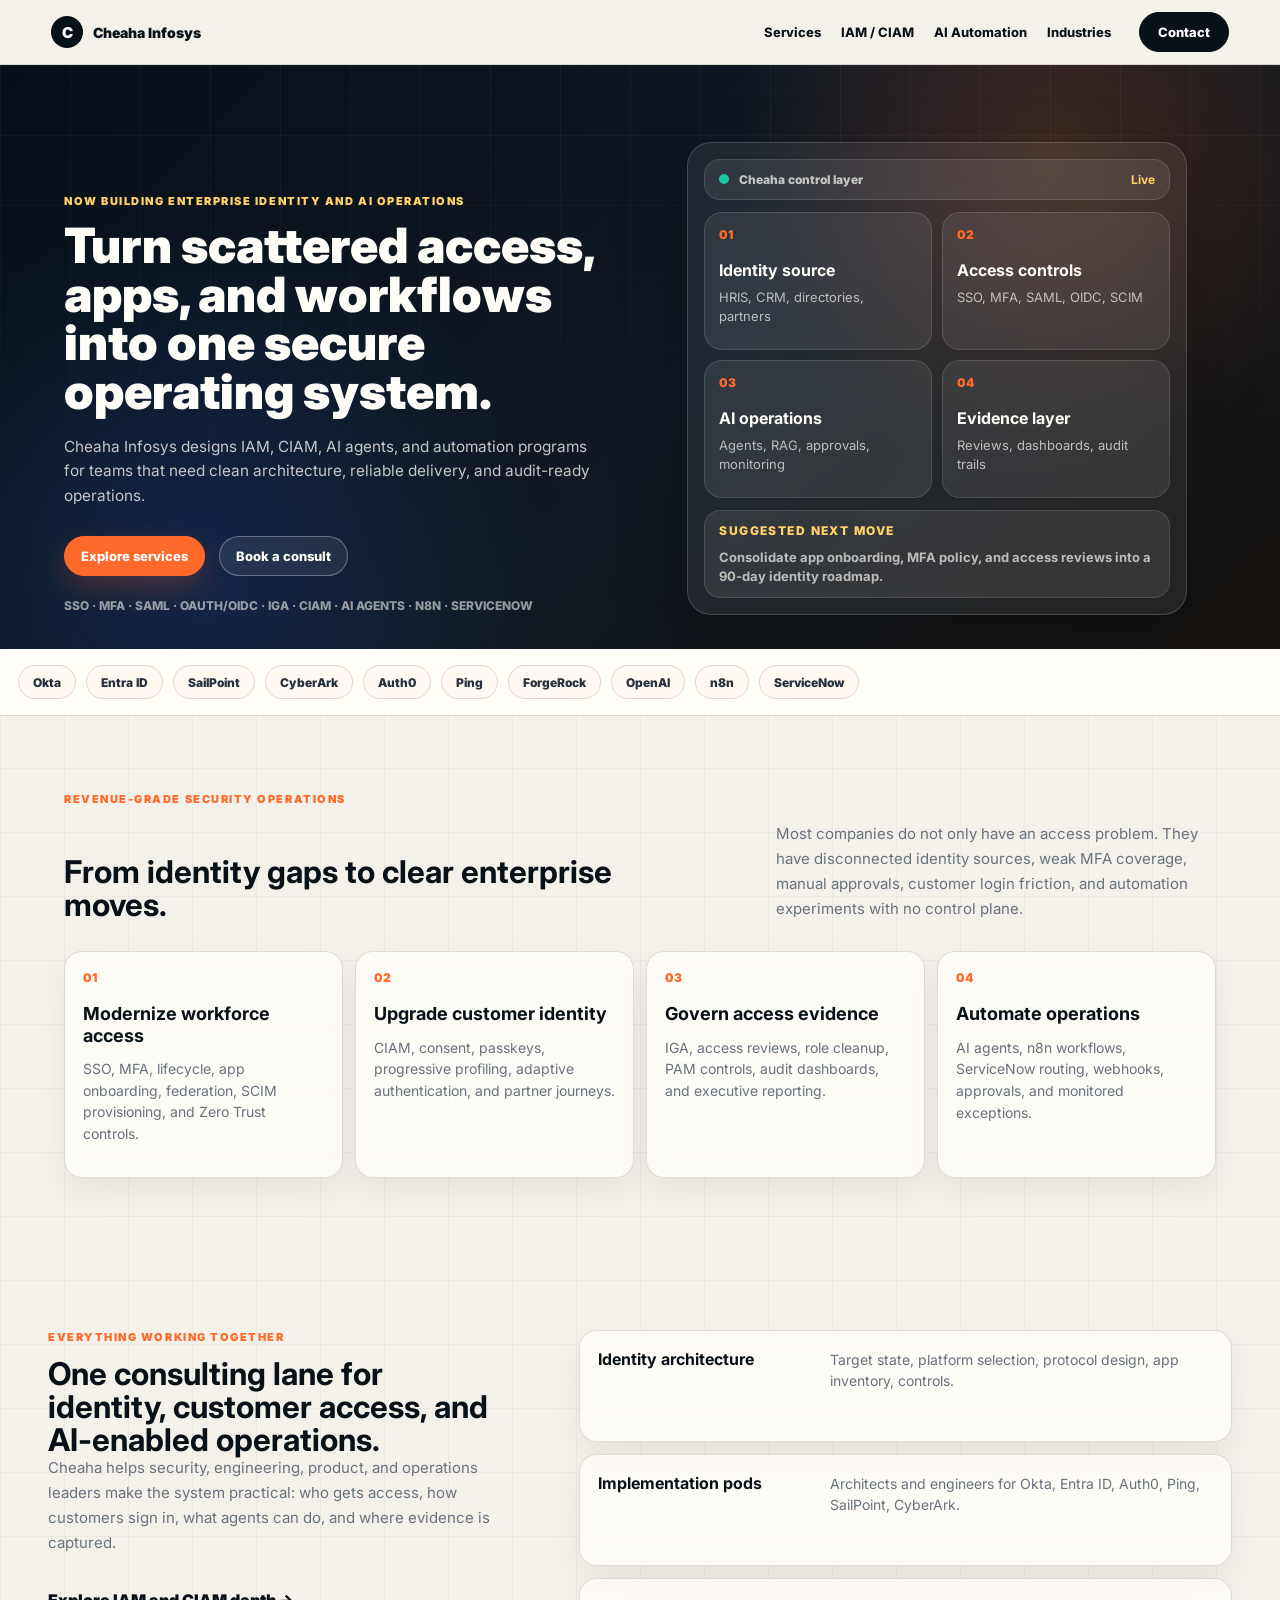
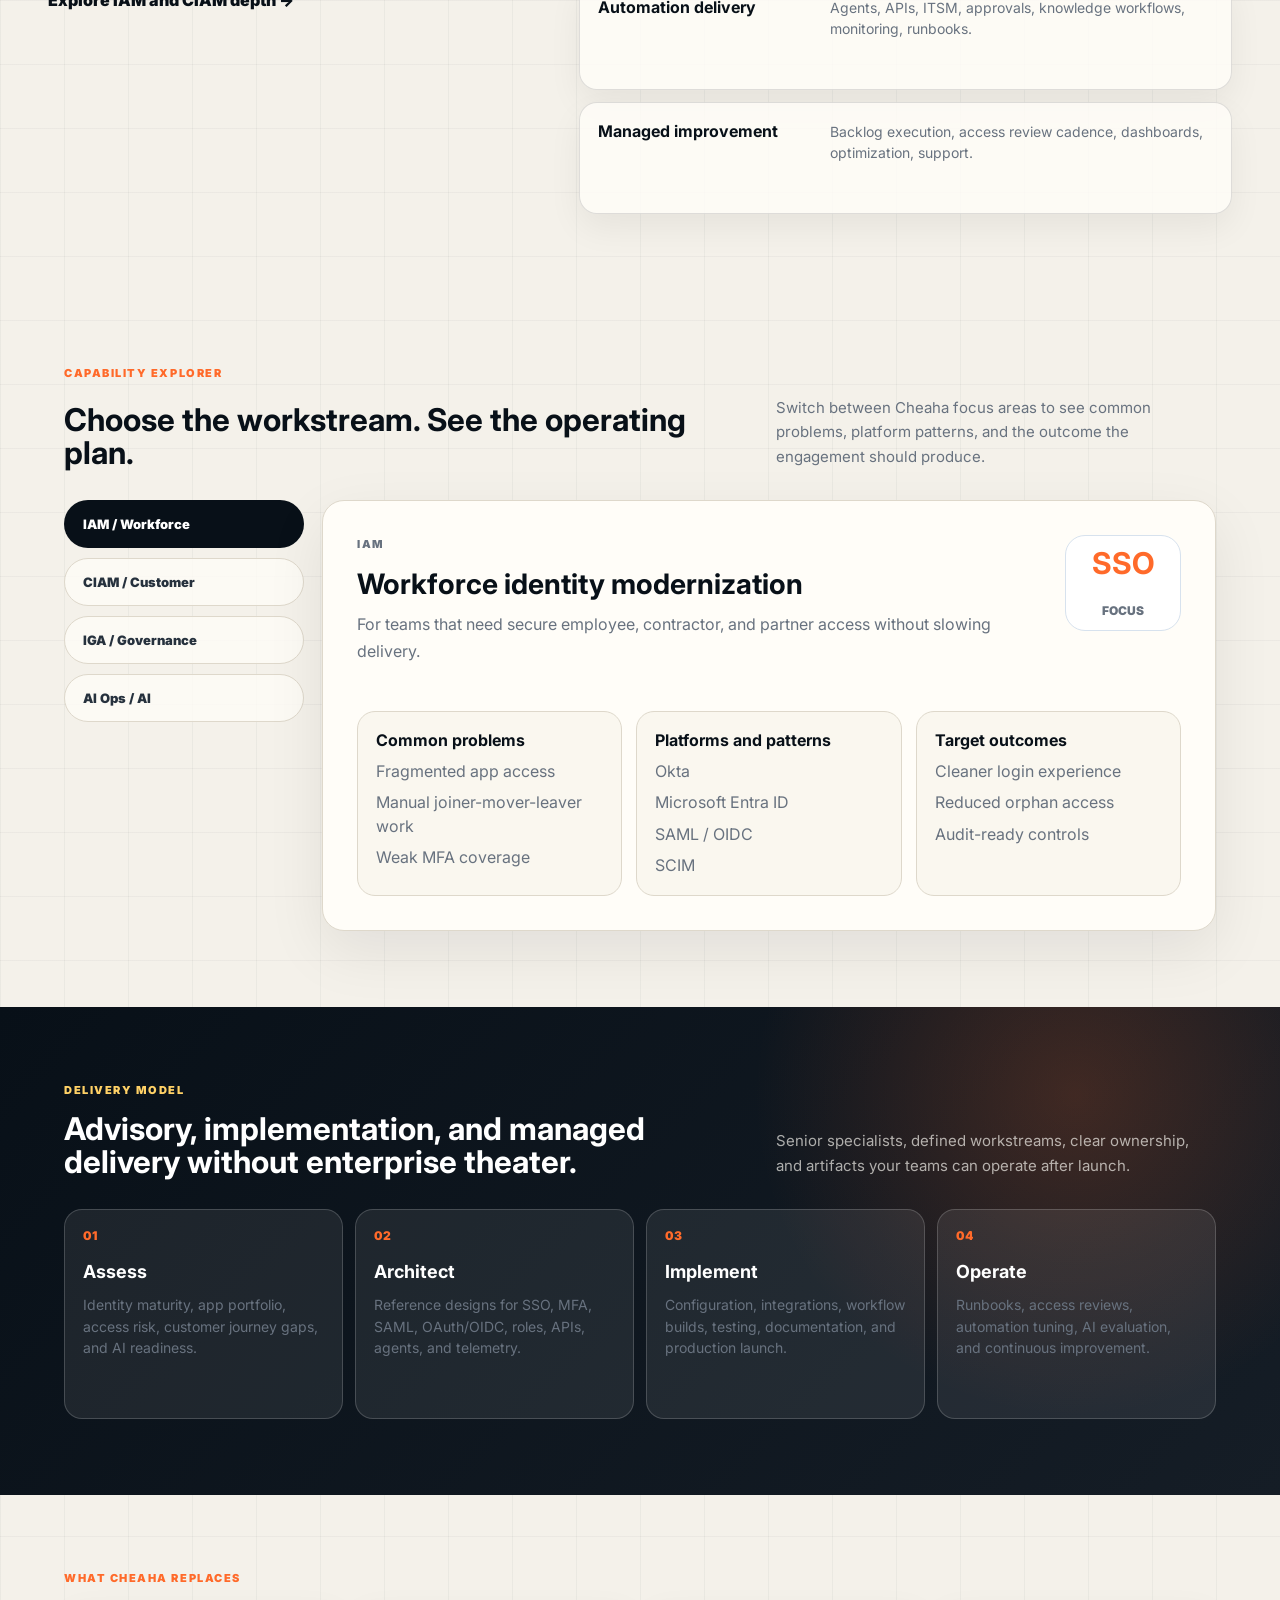
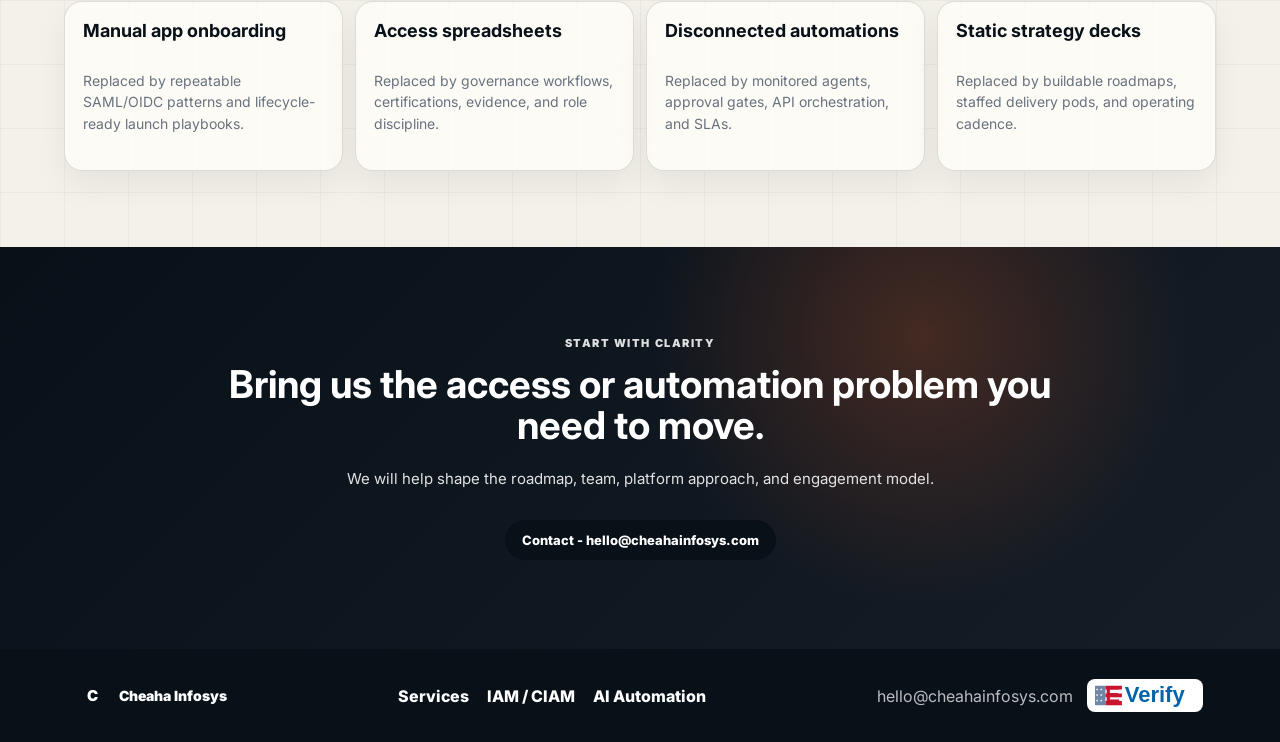
<file: index.html>
<!DOCTYPE html>
<html lang="en">
  <head>
    <meta charset="UTF-8" />
    <meta name="viewport" content="width=device-width, initial-scale=1.0" />
    <meta name="description" content="Cheaha Infosys is an enterprise consulting firm for IAM, CIAM, AI agents, automation, SSO, MFA, SAML, OAuth, IGA, and secure digital operations." />
    <title>Cheaha Infosys | Enterprise IAM, CIAM & AI Automation Consulting</title>
    <link rel="preconnect" href="https://fonts.googleapis.com" />
    <link rel="preconnect" href="https://fonts.gstatic.com" crossorigin />
    <link href="https://fonts.googleapis.com/css2?family=Inter:wght@400;500;600;700;800;900&display=swap" rel="stylesheet" />
    <link rel="stylesheet" href="styles.css" />
  </head>
  <body data-page="home">
    <header class="site-header">
      <a class="brand" href="index.html" aria-label="Cheaha Infosys home"><span class="brand-mark">C</span><span>Cheaha Infosys</span></a>
      <button class="nav-toggle" type="button" aria-label="Open navigation" aria-expanded="false" data-nav-toggle><span></span><span></span><span></span></button>
      <nav class="site-nav" data-nav>
        <a href="services.html">Services</a>
        <a href="identity.html">IAM / CIAM</a>
        <a href="ai-automation.html">AI Automation</a>
        <a href="industries.html">Industries</a>
        
      </nav>
      <a class="button dark small" href="contact.html">Contact</a>
    </header>

    <main>
      <section class="traction-hero">
        <div class="hero-inner">
          <div class="hero-copy-block">
            <p class="eyebrow">Now building enterprise identity and AI operations</p>
            <h1>Turn scattered access, apps, and workflows into one secure operating system.</h1>
            <p class="hero-copy">
              Cheaha Infosys designs IAM, CIAM, AI agents, and automation programs for teams that need clean architecture, reliable delivery, and audit-ready operations.
            </p>
            <div class="hero-actions">
              <a class="button primary" href="services.html">Explore services</a>
              <a class="button ghost" href="contact.html">Book a consult</a>
            </div>
            <p class="hero-note">SSO · MFA · SAML · OAuth/OIDC · IGA · CIAM · AI agents · n8n · ServiceNow</p>
          </div>

          <div class="orbit-panel" aria-label="Cheaha operating system preview">
            <div class="orbit-top">
              <span class="status-dot"></span>
              <span>Cheaha control layer</span>
              <strong>Live</strong>
            </div>
            <div class="orbit-grid">
              <article><span>01</span><strong>Identity source</strong><p>HRIS, CRM, directories, partners</p></article>
              <article><span>02</span><strong>Access controls</strong><p>SSO, MFA, SAML, OIDC, SCIM</p></article>
              <article><span>03</span><strong>AI operations</strong><p>Agents, RAG, approvals, monitoring</p></article>
              <article><span>04</span><strong>Evidence layer</strong><p>Reviews, dashboards, audit trails</p></article>
            </div>
            <div class="orbit-command">
              <span>Suggested next move</span>
              <strong>Consolidate app onboarding, MFA policy, and access reviews into a 90-day identity roadmap.</strong>
            </div>
          </div>
        </div>
      </section>

      <section class="marquee-strip" aria-label="Technology expertise">
        <div>
          <span>Okta</span><span>Entra ID</span><span>SailPoint</span><span>CyberArk</span><span>Auth0</span><span>Ping</span><span>ForgeRock</span><span>OpenAI</span><span>n8n</span><span>ServiceNow</span>
        </div>
      </section>

      <section class="section move-section">
        <div class="section-kicker">Revenue-grade security operations</div>
        <div class="editorial-head">
          <h2>From identity gaps to clear enterprise moves.</h2>
          <p>Most companies do not only have an access problem. They have disconnected identity sources, weak MFA coverage, manual approvals, customer login friction, and automation experiments with no control plane.</p>
        </div>
        <div class="move-grid">
          <article><span>01</span><h3>Modernize workforce access</h3><p>SSO, MFA, lifecycle, app onboarding, federation, SCIM provisioning, and Zero Trust controls.</p></article>
          <article><span>02</span><h3>Upgrade customer identity</h3><p>CIAM, consent, passkeys, progressive profiling, adaptive authentication, and partner journeys.</p></article>
          <article><span>03</span><h3>Govern access evidence</h3><p>IGA, access reviews, role cleanup, PAM controls, audit dashboards, and executive reporting.</p></article>
          <article><span>04</span><h3>Automate operations</h3><p>AI agents, n8n workflows, ServiceNow routing, webhooks, approvals, and monitored exceptions.</p></article>
        </div>
      </section>

      <section class="section system-section">
        <div class="system-copy">
          <p class="eyebrow">Everything working together</p>
          <h2>One consulting lane for identity, customer access, and AI-enabled operations.</h2>
          <p>Cheaha helps security, engineering, product, and operations leaders make the system practical: who gets access, how customers sign in, what agents can do, and where evidence is captured.</p>
          <a class="arrow-link" href="identity.html">Explore IAM and CIAM depth -></a>
        </div>
        <div class="system-stack">
          <article><strong>Identity architecture</strong><span>Target state, platform selection, protocol design, app inventory, controls.</span></article>
          <article><strong>Implementation pods</strong><span>Architects and engineers for Okta, Entra ID, Auth0, Ping, SailPoint, CyberArk.</span></article>
          <article><strong>Automation delivery</strong><span>Agents, APIs, ITSM, approvals, knowledge workflows, monitoring, runbooks.</span></article>
          <article><strong>Managed improvement</strong><span>Backlog execution, access review cadence, dashboards, optimization, support.</span></article>
        </div>
      </section>

      <section class="section interactive-section">
        <div class="section-kicker">Capability explorer</div>
        <div class="editorial-head">
          <h2>Choose the workstream. See the operating plan.</h2>
          <p>Switch between Cheaha focus areas to see common problems, platform patterns, and the outcome the engagement should produce.</p>
        </div>
        <div class="solution-explorer">
          <div class="solution-tabs" data-solution-tabs></div>
          <article class="solution-panel" data-solution-panel></article>
        </div>
      </section>

      <section class="section dark-section compact-dark">
        <div class="section-kicker">Delivery model</div>
        <div class="editorial-head">
          <h2>Advisory, implementation, and managed delivery without enterprise theater.</h2>
          <p>Senior specialists, defined workstreams, clear ownership, and artifacts your teams can operate after launch.</p>
        </div>
        <div class="journey-grid">
          <article><span>01</span><h3>Assess</h3><p>Identity maturity, app portfolio, access risk, customer journey gaps, and AI readiness.</p></article>
          <article><span>02</span><h3>Architect</h3><p>Reference designs for SSO, MFA, SAML, OAuth/OIDC, roles, APIs, agents, and telemetry.</p></article>
          <article><span>03</span><h3>Implement</h3><p>Configuration, integrations, workflow builds, testing, documentation, and production launch.</p></article>
          <article><span>04</span><h3>Operate</h3><p>Runbooks, access reviews, automation tuning, AI evaluation, and continuous improvement.</p></article>
        </div>
      </section>

      <section class="section proof-section">
        <div class="section-kicker">What Cheaha replaces</div>
        <div class="replace-grid">
          <article><strong>Manual app onboarding</strong><span>Replaced by repeatable SAML/OIDC patterns and lifecycle-ready launch playbooks.</span></article>
          <article><strong>Access spreadsheets</strong><span>Replaced by governance workflows, certifications, evidence, and role discipline.</span></article>
          <article><strong>Disconnected automations</strong><span>Replaced by monitored agents, approval gates, API orchestration, and SLAs.</span></article>
          <article><strong>Static strategy decks</strong><span>Replaced by buildable roadmaps, staffed delivery pods, and operating cadence.</span></article>
        </div>
      </section>

      <section class="final-cta">
        <p class="eyebrow">Start with clarity</p>
        <h2>Bring us the access or automation problem you need to move.</h2>
        <p>We will help shape the roadmap, team, platform approach, and engagement model.</p>
        <a class="button dark" href="contact.html">Contact - hello@cheahainfosys.com</a>
      </section>
    </main>

    <footer class="site-footer">
      <a class="brand" href="index.html"><span class="brand-mark">C</span><span>Cheaha Infosys</span></a>
      <nav><a href="services.html">Services</a><a href="identity.html">IAM / CIAM</a><a href="ai-automation.html">AI Automation</a></nav>
      <p><span>hello@cheahainfosys.com</span><img class="everify-logo" src="assets/e-verify-logo.svg" alt="E-Verify" /></p>
    </footer>
    <script src="script.js"></script>
  </body>
</html>
</file>
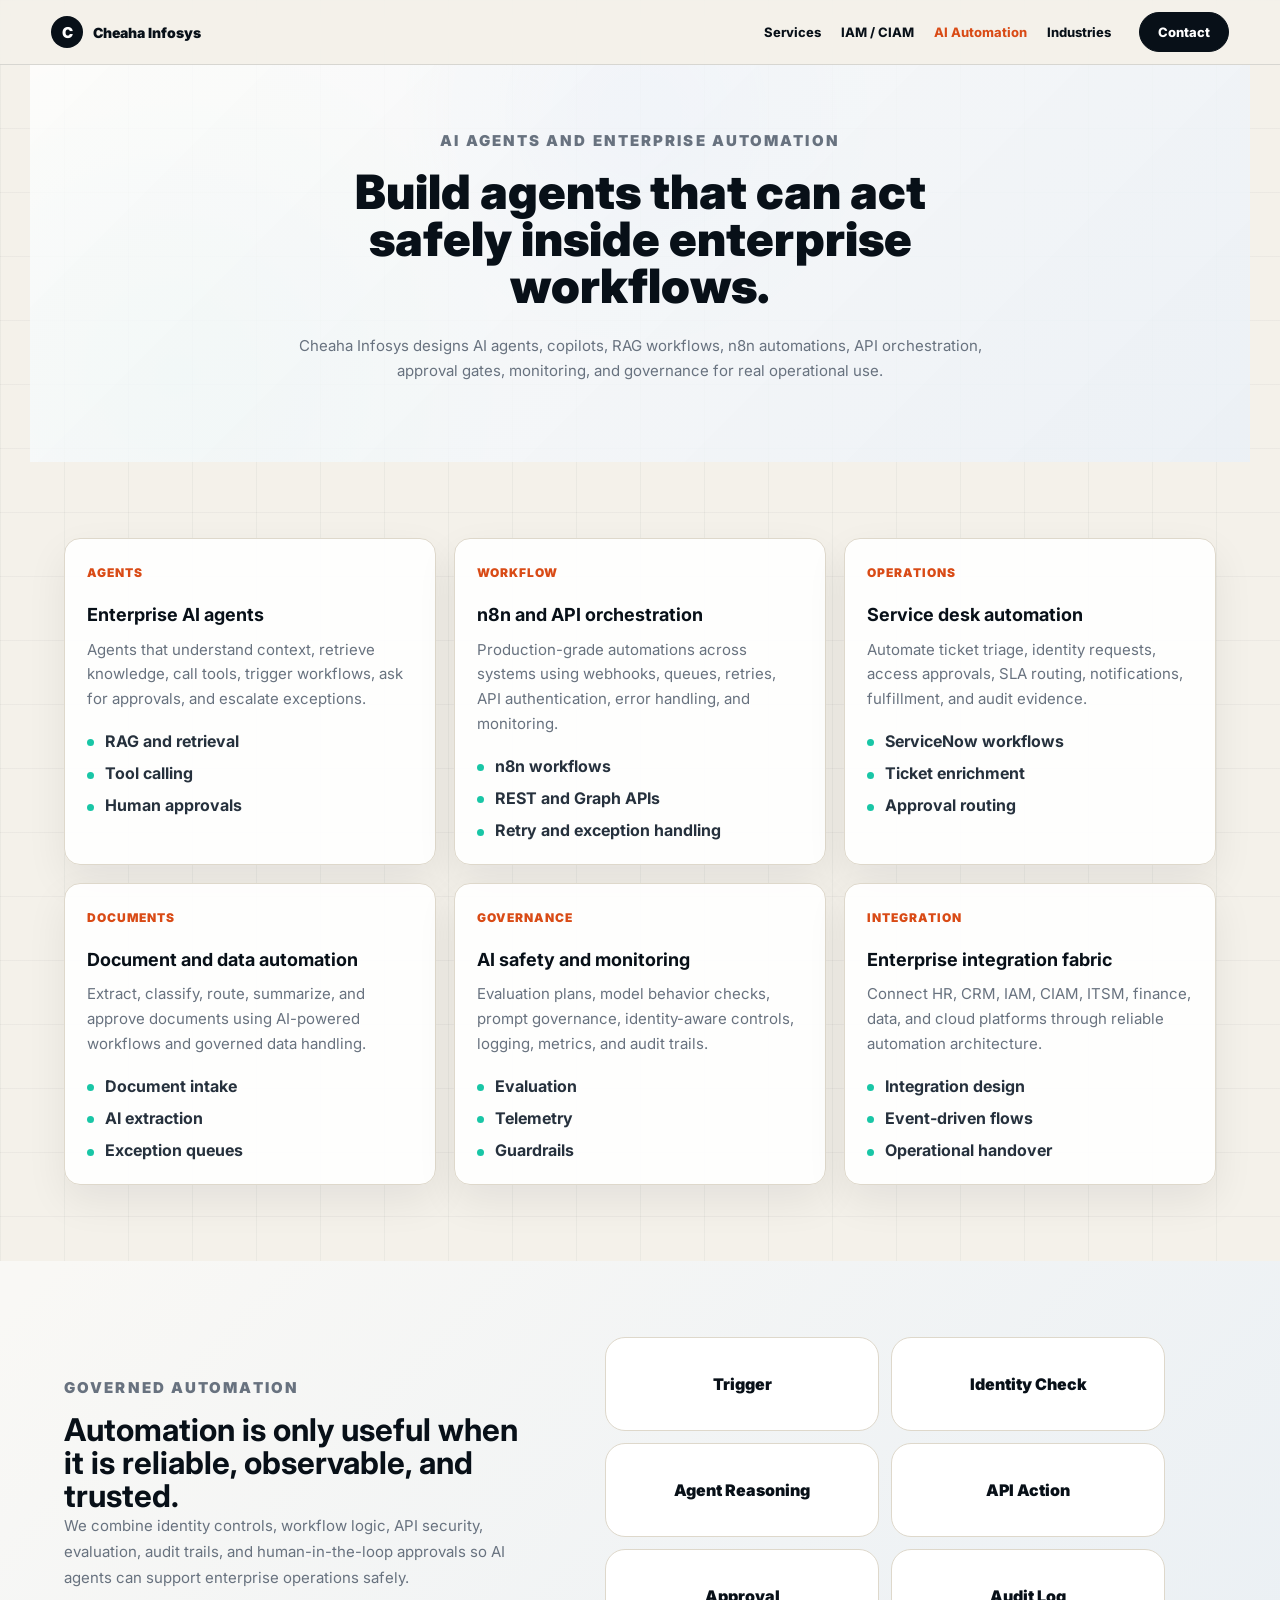
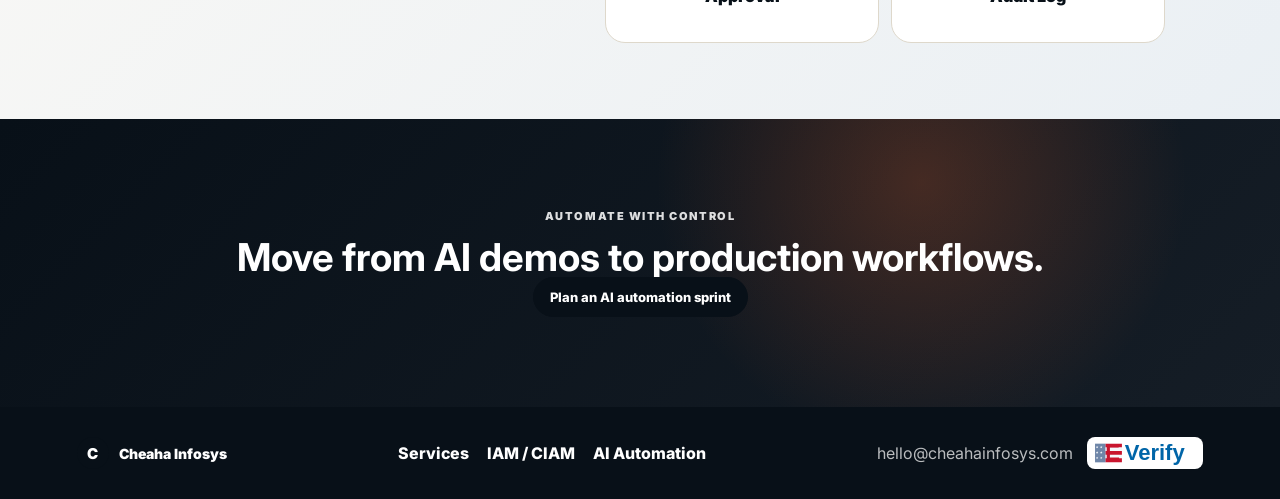
<file: ai-automation.html>
<!DOCTYPE html>
<html lang="en">
  <head>
    <meta charset="UTF-8" />
    <meta name="viewport" content="width=device-width, initial-scale=1.0" />
    <title>AI Agents & Automation | Cheaha Infosys</title>
    <meta name="description" content="Enterprise AI agents and automation consulting for workflow orchestration, RAG, APIs, n8n, ServiceNow, human approvals, governance, and monitoring." />
    <link rel="preconnect" href="https://fonts.googleapis.com" />
    <link rel="preconnect" href="https://fonts.gstatic.com" crossorigin />
    <link href="https://fonts.googleapis.com/css2?family=Inter:wght@400;500;600;700;800;900&display=swap" rel="stylesheet" />
    <link rel="stylesheet" href="styles.css" />
  </head>
  <body data-page="automation">
    <header class="site-header">
      <a class="brand" href="index.html"><span class="brand-mark">C</span><span>Cheaha Infosys</span></a>
      <button class="nav-toggle" type="button" aria-label="Open navigation" aria-expanded="false" data-nav-toggle><span></span><span></span><span></span></button>
      <nav class="site-nav" data-nav><a href="services.html">Services</a><a href="identity.html">IAM / CIAM</a><a href="ai-automation.html">AI Automation</a><a href="industries.html">Industries</a></nav>
      <a class="button dark small" href="contact.html">Contact</a>
    </header>
    <main>
      <section class="page-hero automation-hero">
        <p class="eyebrow">AI agents and enterprise automation</p>
        <h1>Build agents that can act safely inside enterprise workflows.</h1>
        <p>Cheaha Infosys designs AI agents, copilots, RAG workflows, n8n automations, API orchestration, approval gates, monitoring, and governance for real operational use.</p>
      </section>
      <section class="section">
        <div class="technical-grid" data-automation-grid></div>
      </section>
      <section class="section feature-band">
        <div>
          <p class="eyebrow">Governed automation</p>
          <h2>Automation is only useful when it is reliable, observable, and trusted.</h2>
          <p>We combine identity controls, workflow logic, API security, evaluation, audit trails, and human-in-the-loop approvals so AI agents can support enterprise operations safely.</p>
        </div>
        <div class="workflow-stack"><span>Trigger</span><span>Identity Check</span><span>Agent Reasoning</span><span>API Action</span><span>Approval</span><span>Audit Log</span></div>
      </section>
      <section class="final-cta"><p class="eyebrow">Automate with control</p><h2>Move from AI demos to production workflows.</h2><a class="button dark" href="contact.html">Plan an AI automation sprint</a></section>
    </main>
    <footer class="site-footer"><a class="brand" href="index.html"><span class="brand-mark">C</span><span>Cheaha Infosys</span></a><nav><a href="services.html">Services</a><a href="identity.html">IAM / CIAM</a><a href="ai-automation.html">AI Automation</a></nav><p><span>hello@cheahainfosys.com</span><img class="everify-logo" src="assets/e-verify-logo.svg" alt="E-Verify" /></p></footer>
    <script src="script.js"></script>
  </body>
</html>
</file>
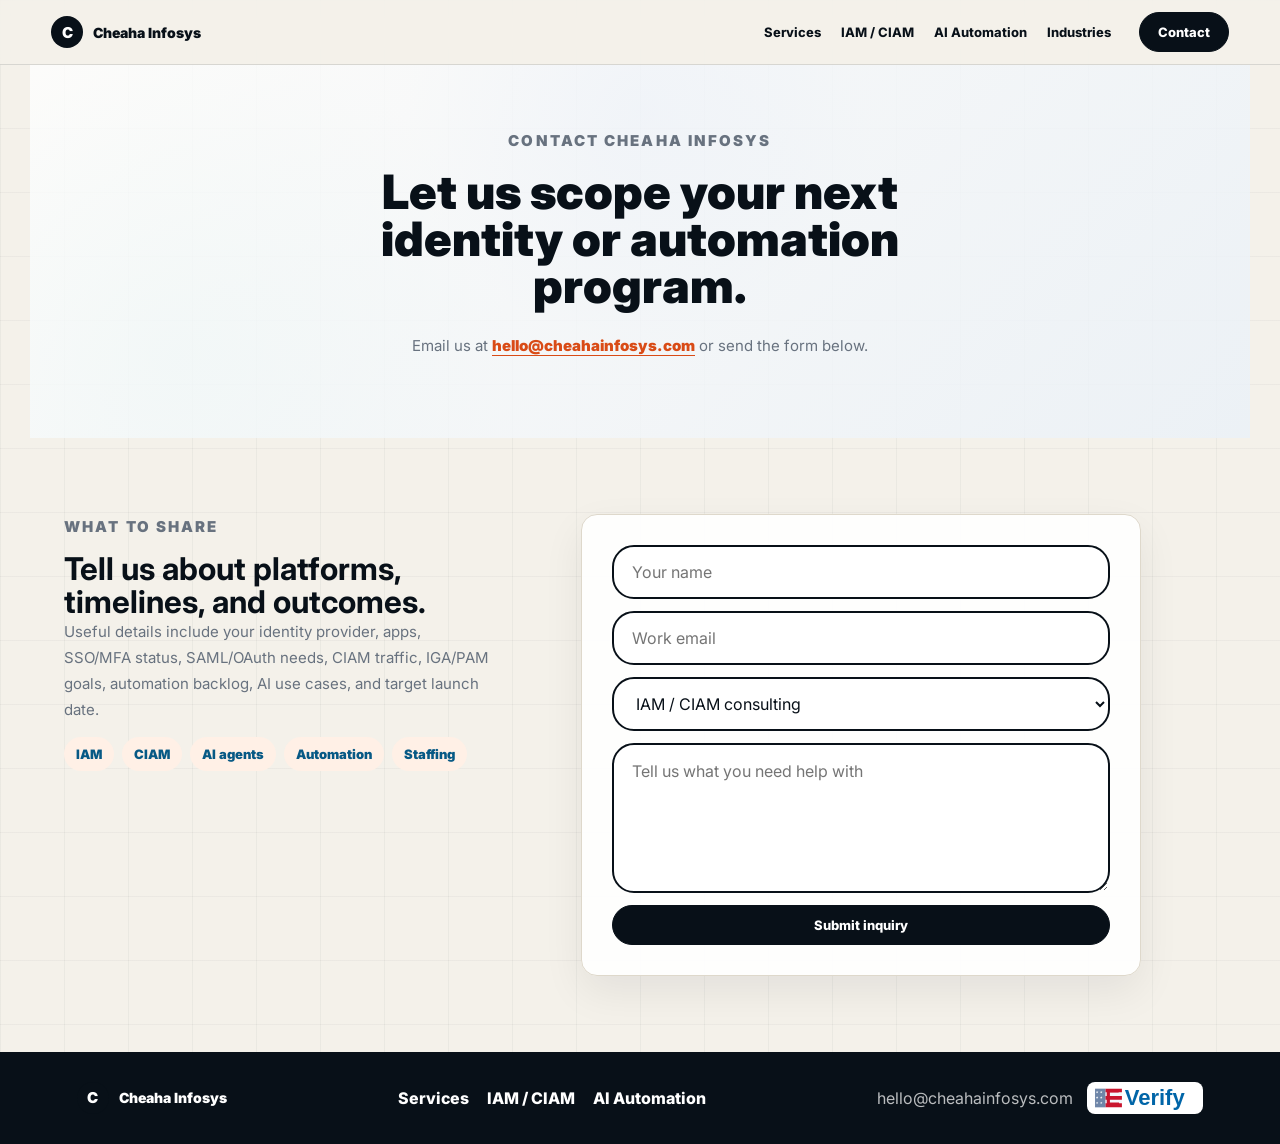
<file: contact.html>
<!DOCTYPE html>
<html lang="en">
  <head>
    <meta charset="UTF-8" />
    <meta name="viewport" content="width=device-width, initial-scale=1.0" />
    <title>Contact | Cheaha Infosys</title>
    <meta name="description" content="Contact Cheaha Infosys for IAM, CIAM, AI automation, SSO, MFA, SAML, OAuth, IGA, PAM, and enterprise consulting services." />
    <link rel="preconnect" href="https://fonts.googleapis.com" />
    <link rel="preconnect" href="https://fonts.gstatic.com" crossorigin />
    <link href="https://fonts.googleapis.com/css2?family=Inter:wght@400;500;600;700;800;900&display=swap" rel="stylesheet" />
    <link rel="stylesheet" href="styles.css" />
  </head>
  <body data-page="contact">
    <header class="site-header">
      <a class="brand" href="index.html"><span class="brand-mark">C</span><span>Cheaha Infosys</span></a>
      <button class="nav-toggle" type="button" aria-label="Open navigation" aria-expanded="false" data-nav-toggle><span></span><span></span><span></span></button>
      <nav class="site-nav" data-nav><a href="services.html">Services</a><a href="identity.html">IAM / CIAM</a><a href="ai-automation.html">AI Automation</a><a href="industries.html">Industries</a></nav>
      <a class="button dark small" href="contact.html">Contact</a>
    </header>
    <main>
      <section class="page-hero contact-hero">
        <p class="eyebrow">Contact Cheaha Infosys</p>
        <h1>Let us scope your next identity or automation program.</h1>
        <p>Email us at <a href="mailto:hello@cheahainfosys.com">hello@cheahainfosys.com</a> or send the form below.</p>
      </section>
      <section class="section contact-section">
        <div>
          <p class="eyebrow">What to share</p>
          <h2>Tell us about platforms, timelines, and outcomes.</h2>
          <p>Useful details include your identity provider, apps, SSO/MFA status, SAML/OAuth needs, CIAM traffic, IGA/PAM goals, automation backlog, AI use cases, and target launch date.</p>
          <div class="contact-badges"><span>IAM</span><span>CIAM</span><span>AI agents</span><span>Automation</span><span>Staffing</span></div>
        </div>
        <form class="contact-form" action="https://api.web3forms.com/submit" method="POST">
          <input type="hidden" name="access_key" value="7a49ffbb-1847-4871-a7de-683d18fe63c6" />
          <input type="hidden" name="subject" value="New Cheaha Infosys website inquiry" />
          <input type="checkbox" name="botcheck" class="hidden-field" tabindex="-1" autocomplete="off" />
          <input type="text" name="name" placeholder="Your name" required />
          <input type="email" name="email" placeholder="Work email" required />
          <select name="interest">
            <option>IAM / CIAM consulting</option>
            <option>AI agents and automation</option>
            <option>SSO, MFA, SAML, OAuth modernization</option>
            <option>IGA / PAM / access governance</option>
            <option>Specialist staffing</option>
          </select>
          <textarea name="message" placeholder="Tell us what you need help with" required></textarea>
          <button class="button dark" type="submit">Submit inquiry</button>
        </form>
      </section>
    </main>
    <footer class="site-footer"><a class="brand" href="index.html"><span class="brand-mark">C</span><span>Cheaha Infosys</span></a><nav><a href="services.html">Services</a><a href="identity.html">IAM / CIAM</a><a href="ai-automation.html">AI Automation</a></nav><p><span>hello@cheahainfosys.com</span><img class="everify-logo" src="assets/e-verify-logo.svg" alt="E-Verify" /></p></footer>
    <script src="script.js"></script>
  </body>
</html>
</file>
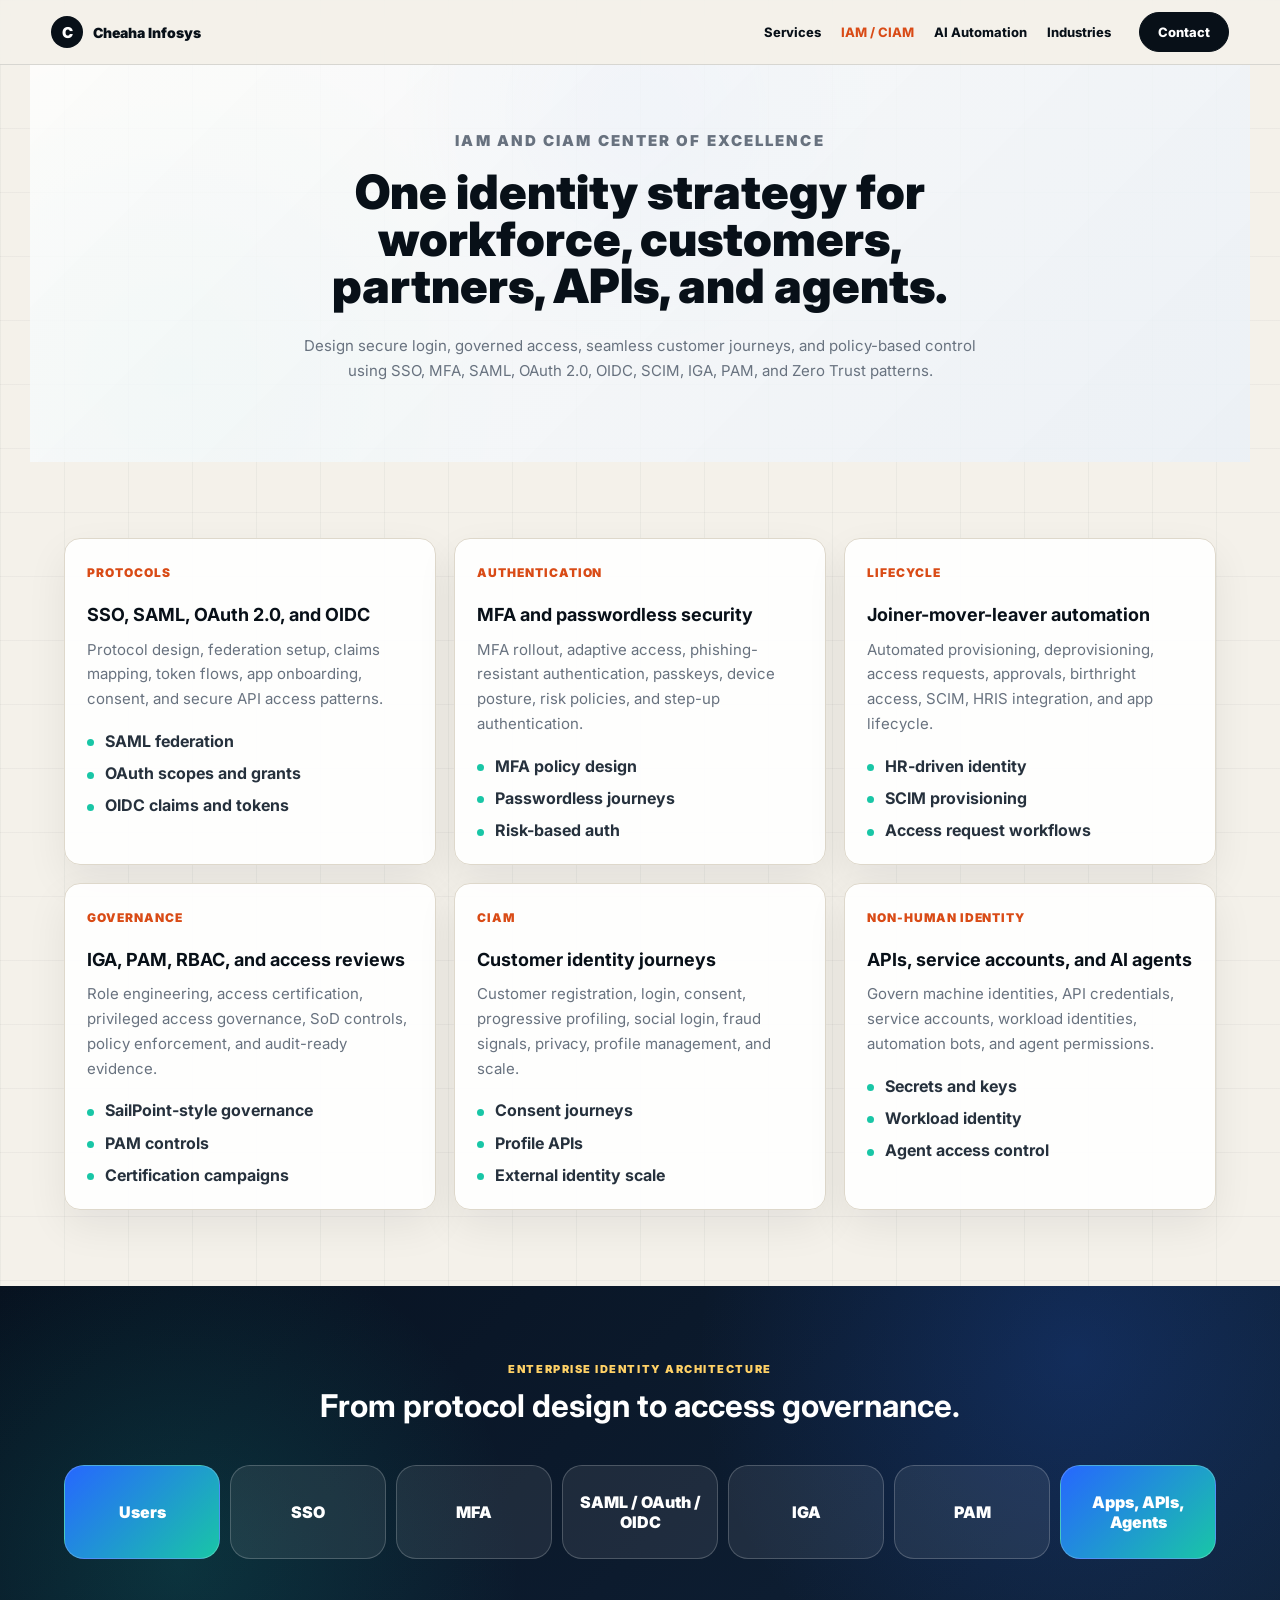
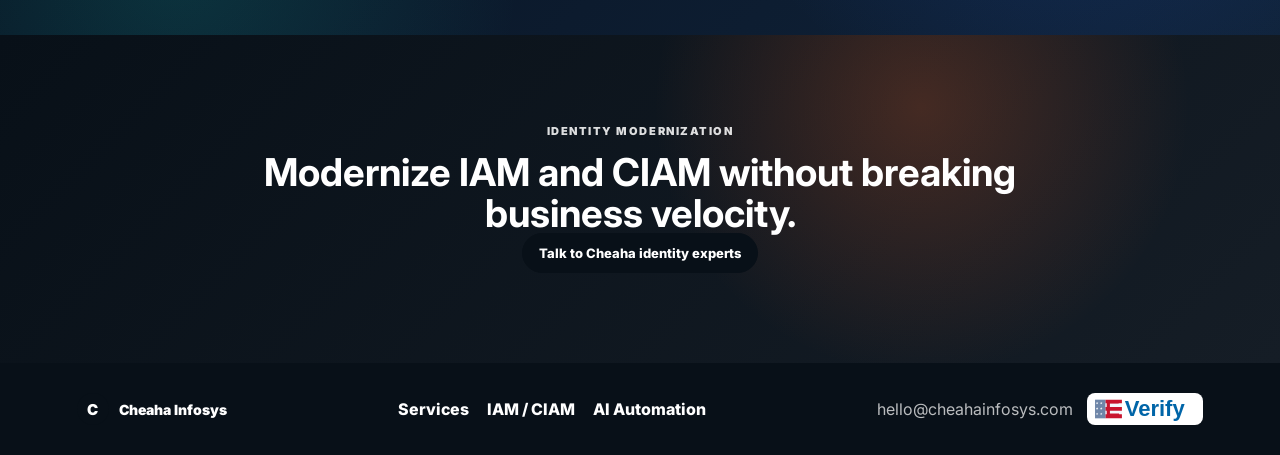
<file: identity.html>
<!DOCTYPE html>
<html lang="en">
  <head>
    <meta charset="UTF-8" />
    <meta name="viewport" content="width=device-width, initial-scale=1.0" />
    <title>IAM & CIAM Consulting | Cheaha Infosys</title>
    <meta name="description" content="IAM and CIAM consulting for SSO, MFA, SAML, OAuth, OIDC, IGA, PAM, lifecycle automation, customer identity, and enterprise access governance." />
    <link rel="preconnect" href="https://fonts.googleapis.com" />
    <link rel="preconnect" href="https://fonts.gstatic.com" crossorigin />
    <link href="https://fonts.googleapis.com/css2?family=Inter:wght@400;500;600;700;800;900&display=swap" rel="stylesheet" />
    <link rel="stylesheet" href="styles.css" />
  </head>
  <body data-page="identity">
    <header class="site-header">
      <a class="brand" href="index.html"><span class="brand-mark">C</span><span>Cheaha Infosys</span></a>
      <button class="nav-toggle" type="button" aria-label="Open navigation" aria-expanded="false" data-nav-toggle><span></span><span></span><span></span></button>
      <nav class="site-nav" data-nav><a href="services.html">Services</a><a href="identity.html">IAM / CIAM</a><a href="ai-automation.html">AI Automation</a><a href="industries.html">Industries</a></nav>
      <a class="button dark small" href="contact.html">Contact</a>
    </header>
    <main>
      <section class="page-hero identity-hero">
        <p class="eyebrow">IAM and CIAM center of excellence</p>
        <h1>One identity strategy for workforce, customers, partners, APIs, and agents.</h1>
        <p>Design secure login, governed access, seamless customer journeys, and policy-based control using SSO, MFA, SAML, OAuth 2.0, OIDC, SCIM, IGA, PAM, and Zero Trust patterns.</p>
      </section>
      <section class="section">
        <div class="technical-grid" data-identity-grid></div>
      </section>
      <section class="section dark-section">
        <div class="section-head centered">
          <p class="eyebrow">Enterprise identity architecture</p>
          <h2>From protocol design to access governance.</h2>
        </div>
        <div class="architecture-map">
          <div>Users</div><span>SSO</span><span>MFA</span><span>SAML / OAuth / OIDC</span><span>IGA</span><span>PAM</span><div>Apps, APIs, Agents</div>
        </div>
      </section>
      <section class="final-cta"><p class="eyebrow">Identity modernization</p><h2>Modernize IAM and CIAM without breaking business velocity.</h2><a class="button dark" href="contact.html">Talk to Cheaha identity experts</a></section>
    </main>
    <footer class="site-footer"><a class="brand" href="index.html"><span class="brand-mark">C</span><span>Cheaha Infosys</span></a><nav><a href="services.html">Services</a><a href="identity.html">IAM / CIAM</a><a href="ai-automation.html">AI Automation</a></nav><p><span>hello@cheahainfosys.com</span><img class="everify-logo" src="assets/e-verify-logo.svg" alt="E-Verify" /></p></footer>
    <script src="script.js"></script>
  </body>
</html>
</file>
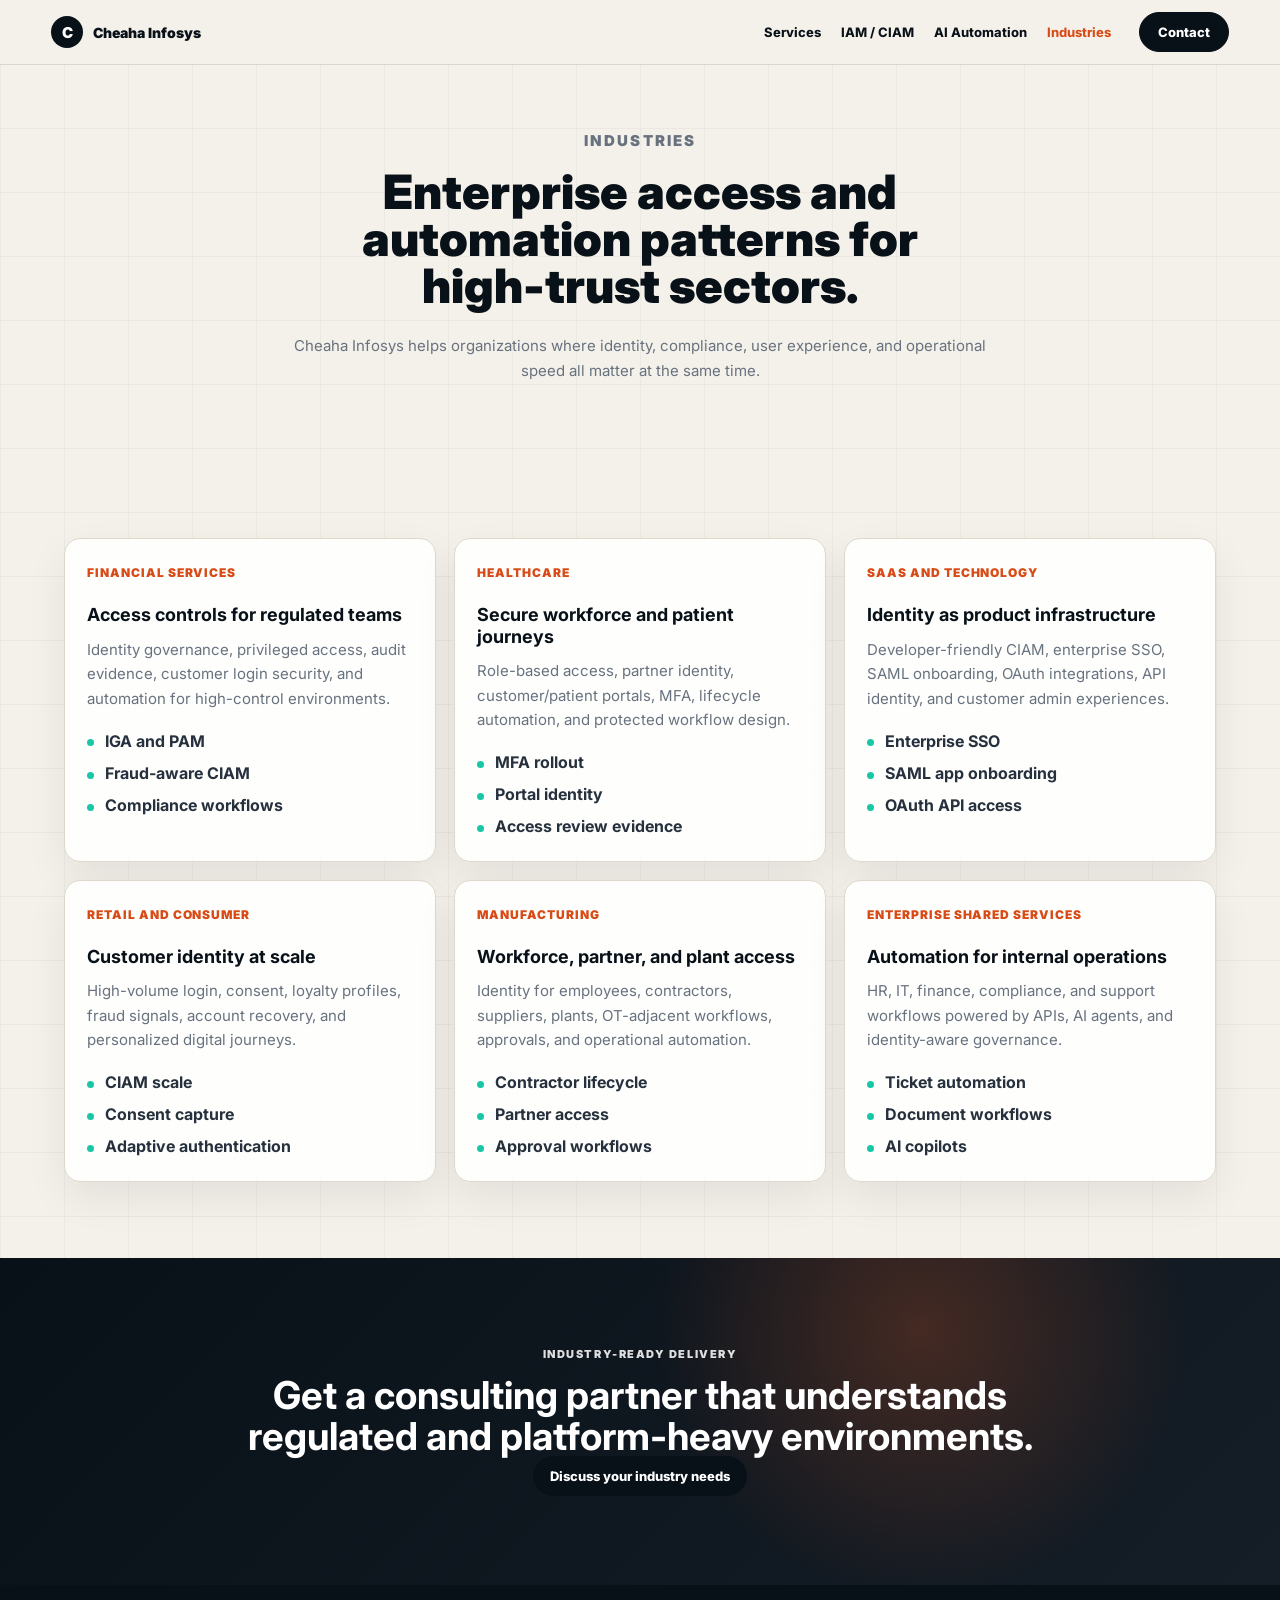
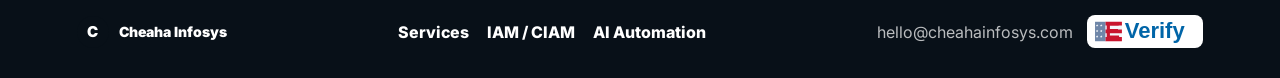
<file: industries.html>
<!DOCTYPE html>
<html lang="en">
  <head>
    <meta charset="UTF-8" />
    <meta name="viewport" content="width=device-width, initial-scale=1.0" />
    <title>Industries | Cheaha Infosys</title>
    <meta name="description" content="Cheaha Infosys supports enterprise identity, CIAM, AI automation, and access governance programs across financial services, healthcare, SaaS, retail, and technology." />
    <link rel="preconnect" href="https://fonts.googleapis.com" />
    <link rel="preconnect" href="https://fonts.gstatic.com" crossorigin />
    <link href="https://fonts.googleapis.com/css2?family=Inter:wght@400;500;600;700;800;900&display=swap" rel="stylesheet" />
    <link rel="stylesheet" href="styles.css" />
  </head>
  <body data-page="industries">
    <header class="site-header">
      <a class="brand" href="index.html"><span class="brand-mark">C</span><span>Cheaha Infosys</span></a>
      <button class="nav-toggle" type="button" aria-label="Open navigation" aria-expanded="false" data-nav-toggle><span></span><span></span><span></span></button>
      <nav class="site-nav" data-nav><a href="services.html">Services</a><a href="identity.html">IAM / CIAM</a><a href="ai-automation.html">AI Automation</a><a href="industries.html">Industries</a></nav>
      <a class="button dark small" href="contact.html">Contact</a>
    </header>
    <main>
      <section class="page-hero"><p class="eyebrow">Industries</p><h1>Enterprise access and automation patterns for high-trust sectors.</h1><p>Cheaha Infosys helps organizations where identity, compliance, user experience, and operational speed all matter at the same time.</p></section>
      <section class="section"><div class="mega-grid" data-industries></div></section>
      <section class="final-cta"><p class="eyebrow">Industry-ready delivery</p><h2>Get a consulting partner that understands regulated and platform-heavy environments.</h2><a class="button dark" href="contact.html">Discuss your industry needs</a></section>
    </main>
    <footer class="site-footer"><a class="brand" href="index.html"><span class="brand-mark">C</span><span>Cheaha Infosys</span></a><nav><a href="services.html">Services</a><a href="identity.html">IAM / CIAM</a><a href="ai-automation.html">AI Automation</a></nav><p><span>hello@cheahainfosys.com</span><img class="everify-logo" src="assets/e-verify-logo.svg" alt="E-Verify" /></p></footer>
    <script src="script.js"></script>
  </body>
</html>
</file>
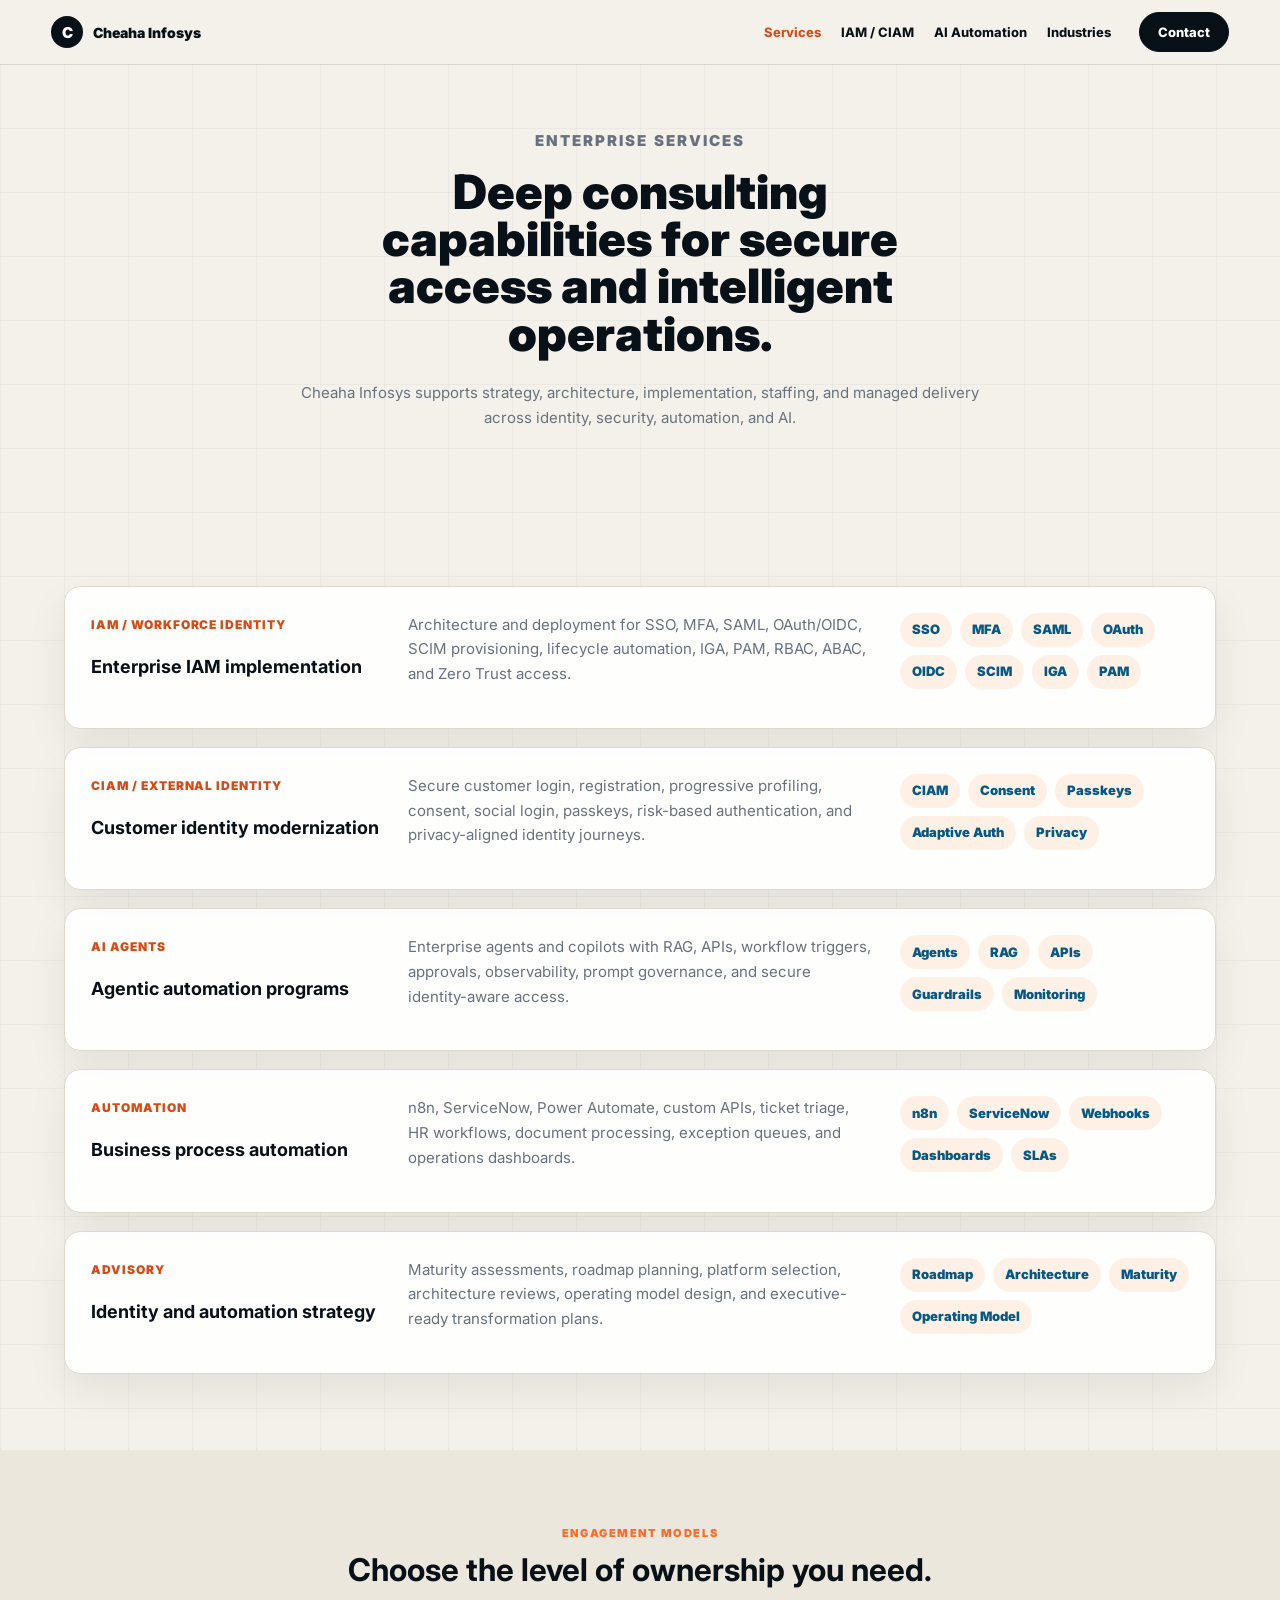
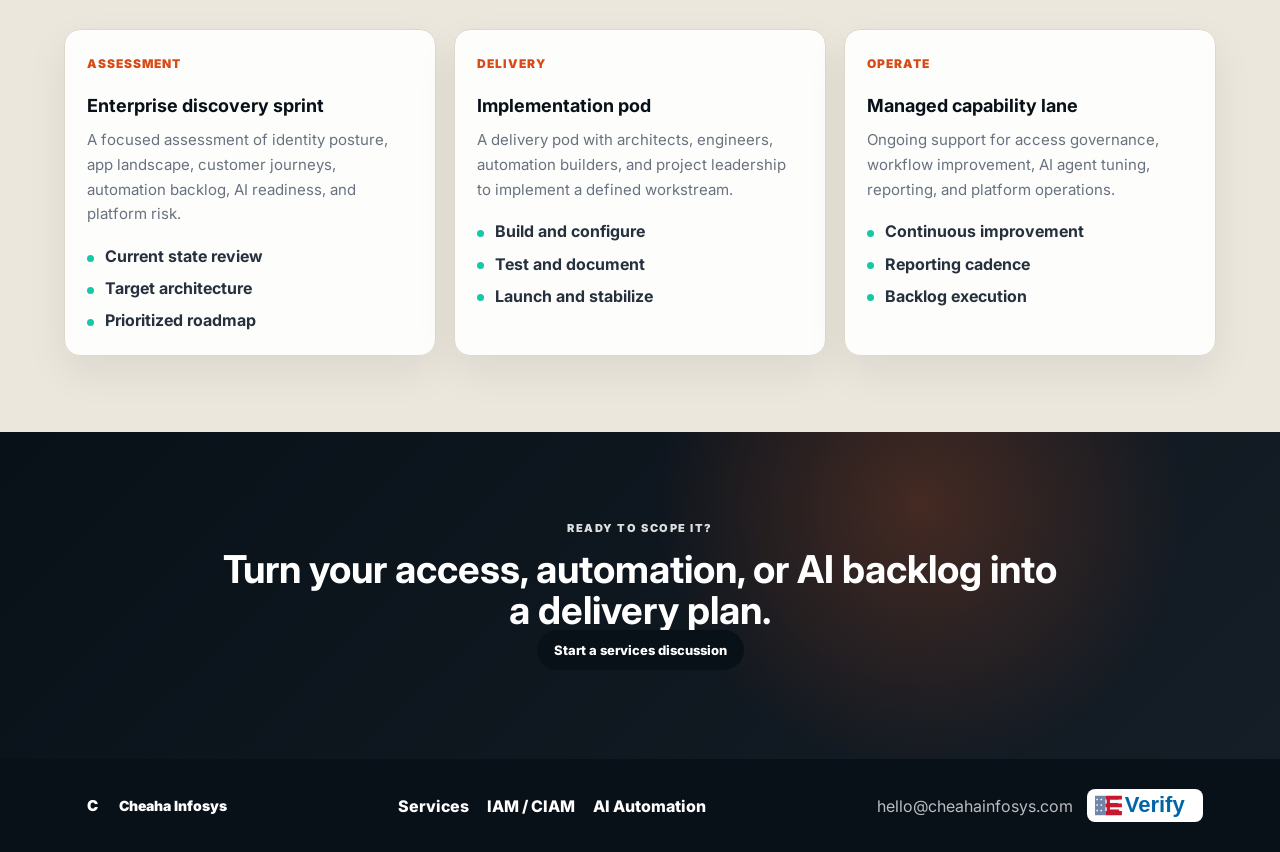
<file: services.html>
<!DOCTYPE html>
<html lang="en">
  <head>
    <meta charset="UTF-8" />
    <meta name="viewport" content="width=device-width, initial-scale=1.0" />
    <title>Services | Cheaha Infosys</title>
    <meta name="description" content="Enterprise consulting services for IAM, CIAM, SSO, MFA, SAML, OAuth, AI agents, automation, IGA, PAM, and cloud identity." />
    <link rel="preconnect" href="https://fonts.googleapis.com" />
    <link rel="preconnect" href="https://fonts.gstatic.com" crossorigin />
    <link href="https://fonts.googleapis.com/css2?family=Inter:wght@400;500;600;700;800;900&display=swap" rel="stylesheet" />
    <link rel="stylesheet" href="styles.css" />
  </head>
  <body data-page="services">
    <header class="site-header">
      <a class="brand" href="index.html"><span class="brand-mark">C</span><span>Cheaha Infosys</span></a>
      <button class="nav-toggle" type="button" aria-label="Open navigation" aria-expanded="false" data-nav-toggle><span></span><span></span><span></span></button>
      <nav class="site-nav" data-nav><a href="services.html">Services</a><a href="identity.html">IAM / CIAM</a><a href="ai-automation.html">AI Automation</a><a href="industries.html">Industries</a></nav>
      <a class="button dark small" href="contact.html">Contact</a>
    </header>
    <main>
      <section class="page-hero">
        <p class="eyebrow">Enterprise services</p>
        <h1>Deep consulting capabilities for secure access and intelligent operations.</h1>
        <p>Cheaha Infosys supports strategy, architecture, implementation, staffing, and managed delivery across identity, security, automation, and AI.</p>
      </section>
      <section class="section">
        <div class="service-table" data-services-table></div>
      </section>
      <section class="section soft-panel">
        <div class="section-head centered">
          <p class="eyebrow">Engagement models</p>
          <h2>Choose the level of ownership you need.</h2>
        </div>
        <div class="mega-grid" data-engagements></div>
      </section>
      <section class="final-cta">
        <p class="eyebrow">Ready to scope it?</p>
        <h2>Turn your access, automation, or AI backlog into a delivery plan.</h2>
        <a class="button dark" href="contact.html">Start a services discussion</a>
      </section>
    </main>
    <footer class="site-footer"><a class="brand" href="index.html"><span class="brand-mark">C</span><span>Cheaha Infosys</span></a><nav><a href="services.html">Services</a><a href="identity.html">IAM / CIAM</a><a href="ai-automation.html">AI Automation</a></nav><p><span>hello@cheahainfosys.com</span><img class="everify-logo" src="assets/e-verify-logo.svg" alt="E-Verify" /></p></footer>
    <script src="script.js"></script>
  </body>
</html>
</file>
<file: styles.css>
:root {
  --ink: #08111f;
  --slate: #1d2f46;
  --muted: #5f7086;
  --paper: #f7f9fc;
  --soft: #eef3f8;
  --white: #ffffff;
  --line: #dbe5ef;
  --orange: #20c7b5;
  --orange-dark: #087b8a;
  --gold: #7dd3fc;
  --green: #14b8a6;
  --blue: #2563eb;
  --navy: #07111f;
  --mint: #e7f9fb;
  --peach: #eaf6ff;
  --shadow: 0 24px 70px rgba(8, 17, 31, 0.13);
}

* { box-sizing: border-box; }
html { scroll-behavior: smooth; max-width: 100%; overflow-x: hidden; }
body {
  margin: 0;
  font-family: Inter, system-ui, -apple-system, BlinkMacSystemFont, "Segoe UI", sans-serif;
  color: var(--ink);
  background:
    radial-gradient(circle at 8% -10%, rgba(37,99,235,.07), transparent 26%),
    radial-gradient(circle at 92% 4%, rgba(20,184,166,.08), transparent 28%),
    var(--paper);
  overflow-x: hidden;
}
a { color: inherit; text-decoration: none; }
img { display: block; max-width: 100%; }
button, input, select, textarea { font: inherit; }

.site-header {
  position: sticky;
  top: 0;
  z-index: 50;
  display: flex;
  align-items: center;
  gap: 28px;
  min-height: 72px;
  padding: 14px clamp(20px, 5vw, 72px);
  background: rgba(247, 249, 252, 0.92);
  border-bottom: 1px solid rgba(219, 229, 239, 0.9);
  backdrop-filter: blur(18px);
  transition: box-shadow .2s ease, background .2s ease;
}
.site-header.scrolled {
  background: rgba(247, 249, 252, 0.97);
  box-shadow: 0 12px 34px rgba(8,17,31,.08);
}
.brand {
  display: inline-flex;
  align-items: center;
  gap: 10px;
  font-weight: 900;
  white-space: nowrap;
}
.brand-mark {
  display: grid;
  place-items: center;
  width: 36px;
  height: 36px;
  border-radius: 10px;
  color: white;
  background: linear-gradient(135deg, var(--blue), var(--green));
  font-size: 15px;
}
.site-nav {
  display: flex;
  align-items: center;
  gap: 22px;
  margin-left: auto;
  font-size: 14px;
  font-weight: 850;
}
.site-nav a {
  padding: 8px 0;
}
.site-nav a.active {
  color: var(--orange-dark);
}
.button {
  display: inline-flex;
  align-items: center;
  justify-content: center;
  min-height: 46px;
  padding: 0 20px;
  border: 1.5px solid var(--ink);
  border-radius: 999px;
  font-weight: 900;
  cursor: pointer;
  transition: transform .18s ease, box-shadow .18s ease, background .18s ease;
}
.button:hover {
  transform: translateY(-2px);
  box-shadow: 0 14px 34px rgba(8,17,31,.14);
}
.button.small { min-height: 40px; padding: 0 18px; }
.button.dark { color: white; background: var(--ink); }
.button.primary {
  color: white;
  border-color: var(--blue);
  background: linear-gradient(135deg, var(--blue), var(--green));
  box-shadow: 0 16px 30px rgba(37, 99, 235, 0.22);
}
.button.light { background: var(--white); }
.nav-toggle {
  display: none;
  width: 42px;
  height: 42px;
  margin-left: auto;
  padding: 10px;
  border: 0;
  background: transparent;
}
.nav-toggle span {
  display: block;
  height: 2px;
  margin: 5px 0;
  background: currentColor;
}

.hero, .page-hero {
  max-width: 1220px;
  margin: 0 auto;
  padding: clamp(46px, 5.4vw, 78px) 22px 44px;
}
.enterprise-hero {
  background:
    linear-gradient(135deg, rgba(255,255,255,.82), rgba(238,243,248,.76)),
    radial-gradient(circle at 84% 18%, rgba(37, 99, 235, 0.09), transparent 32%),
    radial-gradient(circle at 74% 78%, rgba(20, 184, 166, 0.09), transparent 34%);
  border-bottom: 1px solid var(--line);
}
.hero-layout {
  display: grid;
  grid-template-columns: minmax(0, 1fr) minmax(320px, 520px);
  align-items: center;
  gap: clamp(38px, 7vw, 88px);
}
.eyebrow {
  margin: 0 0 14px;
  color: var(--orange-dark);
  font-size: 12px;
  font-weight: 900;
  letter-spacing: .12em;
  text-transform: uppercase;
}
h1, h2, h3, p { margin-top: 0; }
h1 {
  max-width: 700px;
  margin: 0 0 24px;
  font-size: clamp(36px, 4vw, 56px);
  line-height: 1.08;
  letter-spacing: 0;
}
.page-hero {
  text-align: center;
}
.page-hero h1 {
  margin-inline: auto;
}
.page-hero p,
.hero-copy {
  max-width: 700px;
  color: var(--muted);
  font-size: clamp(16px, 1.35vw, 18px);
  line-height: 1.65;
}
.page-hero p {
  margin-inline: auto;
}
.page-hero a {
  color: var(--orange-dark);
  font-weight: 900;
  text-decoration: underline;
  text-underline-offset: 4px;
}
.hero-actions {
  display: flex;
  flex-wrap: wrap;
  gap: 14px;
  margin-top: 28px;
}

.hero-media-card {
  position: relative;
  overflow: hidden;
  border: 1px solid #cbd8e6;
  border-radius: 28px;
  background: white;
  box-shadow: 0 28px 80px rgba(8,17,31,.12);
  transform: translate3d(0, 0, 0);
  transition: transform .35s ease, box-shadow .35s ease;
}
.hero-media-card:hover {
  box-shadow: 0 34px 90px rgba(8,17,31,.16);
}
.hero-media-card img {
  width: 100%;
  height: 430px;
  object-fit: cover;
}
.media-caption {
  position: absolute;
  left: 22px;
  right: 22px;
  bottom: 22px;
  padding: 18px 20px;
  border: 1px solid rgba(255,255,255,.55);
  border-radius: 20px;
  background: rgba(255,255,255,.9);
  backdrop-filter: blur(16px);
}
.media-caption span {
  display: block;
  margin-bottom: 6px;
  color: var(--orange-dark);
  font-size: 12px;
  font-weight: 900;
  letter-spacing: .08em;
  text-transform: uppercase;
}
.media-caption strong {
  display: block;
  color: var(--ink);
  line-height: 1.35;
}

.command-center {
  padding: 24px;
  border: 2px solid var(--ink);
  border-radius: 34px;
  background: rgba(255,255,255,.88);
  box-shadow: 0 28px 80px rgba(8,17,31,.16);
  backdrop-filter: blur(18px);
}
.command-top {
  display: flex;
  align-items: center;
  gap: 10px;
  margin-bottom: 22px;
  color: var(--muted);
  font-size: 13px;
  font-weight: 900;
  text-transform: uppercase;
  letter-spacing: .08em;
}
.status-dot {
  width: 10px;
  height: 10px;
  border-radius: 50%;
  background: var(--green);
}
.radar {
  display: grid;
  grid-template-columns: repeat(3, 1fr);
  gap: 10px;
  min-height: 220px;
  padding: 18px;
  border-radius: 28px;
  background:
    radial-gradient(circle, rgba(37,99,235,.12) 0 16%, transparent 17% 36%, rgba(20,184,166,.16) 37% 38%, transparent 39%),
    linear-gradient(135deg, #eef7ff, #f2fbfb);
}
.radar span {
  display: grid;
  place-items: center;
  min-height: 74px;
  border: 1px solid var(--line);
  border-radius: 18px;
  background: rgba(255,255,255,.9);
  font-weight: 900;
}
.system-grid {
  display: grid;
  gap: 10px;
  margin-top: 14px;
}
.system-grid article {
  display: flex;
  justify-content: space-between;
  gap: 18px;
  padding: 14px;
  border: 1px solid var(--line);
  border-radius: 18px;
}
.system-grid strong {
  color: var(--orange);
  white-space: nowrap;
}
.system-grid span {
  color: var(--muted);
  font-weight: 700;
}

.logo-cloud {
  padding: 28px 22px 36px;
  text-align: center;
}
.logo-cloud p {
  color: var(--muted);
  font-size: 14px;
  font-weight: 850;
}
.logo-row {
  display: flex;
  justify-content: center;
  flex-wrap: wrap;
  gap: 12px;
}
.logo-row span {
  display: inline-flex;
  align-items: center;
  justify-content: center;
  min-width: 118px;
  min-height: 50px;
  padding: 0 18px;
  border: 1px solid #d7e2ee;
  border-radius: 999px;
  background: white;
  color: var(--slate);
  font-weight: 900;
  box-shadow: 0 8px 24px rgba(30, 24, 18, 0.04);
}

.stats-strip {
  display: grid;
  grid-template-columns: repeat(4, 1fr);
  gap: 1px;
  max-width: 1160px;
  margin: 20px auto 0;
  padding: 0 22px;
}
.stats-strip article {
  min-height: 128px;
  padding: 22px;
  border: 1px solid var(--line);
  background: rgba(255,255,255,.9);
  box-shadow: 0 14px 32px rgba(8,17,31,.04);
  transition: transform .18s ease, border-color .18s ease;
}
.stats-strip article:hover {
  transform: translateY(-3px);
  border-color: #bdd7ee;
}
.stats-strip strong {
  display: block;
  margin-bottom: 12px;
  color: var(--blue);
  font-size: clamp(26px, 3vw, 38px);
  line-height: 1;
}
.stats-strip span {
  color: var(--muted);
  font-weight: 750;
  line-height: 1.45;
}

.section {
  padding: clamp(54px, 6.4vw, 84px) clamp(22px, 6vw, 84px);
}
.interactive-section {
  padding-top: clamp(46px, 5vw, 72px);
}
.section-head {
  margin-bottom: 42px;
}
.section-head.centered {
  max-width: 850px;
  margin-inline: auto;
  text-align: center;
}
.section-head.split {
  display: grid;
  grid-template-columns: minmax(280px, 720px) minmax(260px, 440px);
  gap: 46px;
  align-items: end;
}
.section-head.split p:not(.eyebrow),
.feature-band p,
.contact-section p {
  color: var(--muted);
  line-height: 1.72;
}
h2 {
  margin-bottom: 0;
  font-size: clamp(30px, 3.6vw, 46px);
  line-height: 1.1;
}
h3 {
  margin-bottom: 12px;
  font-size: 20px;
}

.mega-grid,
.technical-grid,
.journey-grid {
  display: grid;
  grid-template-columns: repeat(3, 1fr);
  gap: 18px;
}
.journey-grid {
  grid-template-columns: repeat(4, 1fr);
}
.cap-card,
.service-row,
.journey-grid article,
.contact-form {
  border: 1px solid var(--line);
  border-radius: 18px;
  background: rgba(255,255,255,.92);
  box-shadow: 0 16px 42px rgba(8,17,31,.07);
}
.cap-card {
  min-height: 238px;
  padding: 22px;
  transition: transform .18s ease, box-shadow .18s ease, border-color .18s ease;
}
.cap-card:hover,
.service-row:hover {
  transform: translateY(-3px);
  border-color: #bdd7ee;
  box-shadow: 0 26px 70px rgba(8,17,31,.11);
}

.solution-explorer {
  display: grid;
  grid-template-columns: 280px 1fr;
  gap: 18px;
}
.solution-tabs {
  display: grid;
  gap: 10px;
  align-content: start;
}
.solution-tabs button {
  min-height: 58px;
  padding: 0 18px;
  border: 1px solid var(--line);
  border-radius: 16px;
  color: var(--slate);
  background: rgba(255,255,255,.82);
  text-align: left;
  font-weight: 900;
  cursor: pointer;
  transition: transform .18s ease, border-color .18s ease, background .18s ease;
}
.solution-tabs button:hover {
  transform: translateX(3px);
  border-color: #bdd7ee;
}
.solution-tabs button.active {
  color: white;
  border-color: transparent;
  background: linear-gradient(135deg, var(--blue), var(--green));
}
.solution-panel {
  min-height: 360px;
  padding: clamp(24px, 4vw, 42px);
  border: 1px solid var(--line);
  border-radius: 22px;
  background:
    linear-gradient(135deg, rgba(255,255,255,.95), rgba(234,246,255,.9));
  box-shadow: 0 20px 60px rgba(8,17,31,.08);
}
.solution-panel-header {
  display: grid;
  grid-template-columns: minmax(0, 1fr) auto;
  gap: 20px;
  align-items: start;
  margin-bottom: 30px;
}
.solution-panel h3 {
  margin-bottom: 10px;
  font-size: clamp(26px, 3vw, 38px);
}
.solution-panel p {
  max-width: 720px;
  color: var(--muted);
  line-height: 1.7;
}
.solution-score {
  display: grid;
  place-items: center;
  min-width: 116px;
  min-height: 96px;
  border-radius: 20px;
  color: var(--ink);
  background: white;
  border: 1px solid #d7e2ee;
}
.solution-score strong {
  color: var(--blue);
  font-size: 30px;
  line-height: 1;
}
.solution-score span {
  color: var(--muted);
  font-size: 12px;
  font-weight: 900;
  text-transform: uppercase;
}
.solution-columns {
  display: grid;
  grid-template-columns: repeat(3, 1fr);
  gap: 14px;
}
.solution-columns div {
  padding: 18px;
  border-radius: 18px;
  background: white;
  border: 1px solid #d7e2ee;
}
.solution-columns strong {
  display: block;
  margin-bottom: 10px;
}
.solution-columns ul {
  display: grid;
  gap: 8px;
  margin: 0;
  padding: 0;
  list-style: none;
}
.solution-columns li {
  color: var(--muted);
  line-height: 1.45;
}
.cap-card small,
.service-row small {
  display: inline-flex;
  margin-bottom: 24px;
  color: var(--orange-dark);
  font-size: 12px;
  font-weight: 900;
  letter-spacing: .08em;
  text-transform: uppercase;
}
.cap-card p,
.service-row p,
.journey-grid p {
  color: var(--muted);
  line-height: 1.65;
}
.cap-card ul,
.service-row ul {
  display: grid;
  gap: 9px;
  margin: 18px 0 0;
  padding: 0;
  list-style: none;
}
.cap-card li,
.service-row li {
  position: relative;
  padding-left: 18px;
  color: var(--slate);
  font-weight: 700;
  line-height: 1.45;
}
.cap-card li::before,
.service-row li::before {
  content: "";
  position: absolute;
  left: 0;
  top: .6em;
  width: 7px;
  height: 7px;
  border-radius: 50%;
  background: var(--green);
}

.dark-section {
  color: white;
  background:
    radial-gradient(circle at 84% 20%, rgba(37,99,235,.22), transparent 34%),
    radial-gradient(circle at 14% 80%, rgba(20,184,166,.18), transparent 30%),
    linear-gradient(135deg, #07111f, #10233a);
}
.dark-section .eyebrow {
  color: var(--gold);
}
.dark-section h2,
.dark-section h3 {
  color: white;
}
.dark-section .journey-grid article {
  background: rgba(255,255,255,.08);
  border-color: rgba(255,255,255,.18);
}
.journey-grid span {
  display: block;
  margin-bottom: 32px;
  color: var(--gold);
  font-size: 42px;
  font-weight: 900;
}

.feature-band {
  display: grid;
  grid-template-columns: minmax(280px, .9fr) minmax(320px, 560px);
  gap: clamp(36px, 7vw, 86px);
  align-items: center;
  background:
    linear-gradient(135deg, rgba(255,255,255,.72), rgba(234,241,248,.86)),
    var(--soft);
}
.feature-band img {
  width: 100%;
  aspect-ratio: 1.18;
  object-fit: cover;
  border: 1px solid #cbd8e6;
  border-radius: 24px;
  box-shadow: 0 24px 70px rgba(8,17,31,.12);
}
.arrow-link {
  display: inline-flex;
  margin-top: 20px;
  color: var(--ink);
  font-weight: 900;
}

.service-table {
  display: grid;
  gap: 18px;
}
.service-row {
  display: grid;
  grid-template-columns: minmax(220px, .75fr) 1.2fr minmax(220px, .75fr);
  gap: 28px;
  align-items: start;
  padding: 26px;
  transition: transform .18s ease, box-shadow .18s ease, border-color .18s ease;
}
.service-row .chips,
.contact-badges {
  display: flex;
  flex-wrap: wrap;
  align-content: flex-start;
  align-items: flex-start;
  gap: 8px;
}
.service-row .chips span,
.contact-badges span {
  display: inline-flex;
  align-items: center;
  min-height: 34px;
  padding: 7px 12px;
  border-radius: 999px;
  color: #075985;
  background: var(--peach);
  font-size: 13px;
  font-weight: 900;
  line-height: 1;
  white-space: nowrap;
}

.soft-panel {
  background: var(--soft);
}
.identity-hero,
.automation-hero,
.contact-hero {
  background:
    linear-gradient(135deg, rgba(255,255,255,.78), rgba(234,241,248,.82)),
    radial-gradient(circle at 50% 12%, rgba(37,99,235,.12), transparent 34%),
    radial-gradient(circle at 12% 78%, rgba(20,184,166,.12), transparent 30%);
}
.architecture-map {
  display: grid;
  grid-template-columns: repeat(7, 1fr);
  gap: 10px;
  align-items: center;
}
.architecture-map div,
.architecture-map span,
.workflow-stack span {
  display: grid;
  place-items: center;
  min-height: 94px;
  padding: 14px;
  border: 1px solid rgba(255,255,255,.2);
  border-radius: 20px;
  background: rgba(255,255,255,.08);
  color: white;
  font-weight: 900;
  text-align: center;
}
.architecture-map div {
  background: linear-gradient(135deg, var(--blue), var(--green));
}
.workflow-stack {
  display: grid;
  grid-template-columns: repeat(2, 1fr);
  gap: 12px;
}
.workflow-stack span {
  border-color: var(--line);
  background: white;
  color: var(--ink);
}

.contact-section {
  display: grid;
  grid-template-columns: minmax(280px, .85fr) minmax(320px, 560px);
  gap: clamp(36px, 7vw, 90px);
}
.contact-form {
  display: grid;
  gap: 12px;
  padding: 30px;
}
input, select, textarea {
  width: 100%;
  min-height: 54px;
  padding: 0 18px;
  border: 2px solid var(--ink);
  border-radius: 22px;
  background: white;
  color: var(--ink);
}
textarea {
  min-height: 150px;
  padding-top: 16px;
  resize: vertical;
}
.hidden-field {
  display: none;
}

.final-cta {
  padding: clamp(62px, 7vw, 94px) 22px;
  text-align: center;
  color: white;
  background:
    radial-gradient(circle at 20% 20%, rgba(125,211,252,.22), transparent 30%),
    linear-gradient(135deg, #07111f, #12385d 58%, #0f766e);
}
.final-cta h2 {
  max-width: 860px;
  margin: 0 auto;
}
.final-cta p:not(.eyebrow) {
  max-width: 690px;
  margin: 22px auto 28px;
  color: rgba(255,255,255,.88);
  font-size: 18px;
  line-height: 1.65;
}
.final-cta .eyebrow {
  color: rgba(255,255,255,.86);
}

.site-footer {
  display: grid;
  grid-template-columns: auto 1fr auto;
  gap: 24px;
  align-items: center;
  padding: 30px clamp(22px, 6vw, 84px);
  color: white;
  background: var(--ink);
}
.site-footer nav {
  display: flex;
  justify-content: center;
  flex-wrap: wrap;
  gap: 18px;
  font-weight: 800;
}
.site-footer p {
  display: inline-flex;
  align-items: center;
  justify-content: flex-end;
  gap: 14px;
  margin: 0;
  color: rgba(255,255,255,.72);
}
.everify-logo {
  width: 116px;
  height: auto;
  padding: 4px 8px;
  border-radius: 8px;
  background: white;
}

.reveal {
  opacity: 1;
  transform: translateY(0);
}
body.reveal-ready .reveal {
  opacity: 0;
  transform: translateY(18px);
  transition: opacity .55s ease, transform .55s ease;
}
body.reveal-ready .reveal.is-visible {
  opacity: 1;
  transform: translateY(0);
}

@media (max-width: 1080px) {
  .site-header > .button { display: none; }
  .nav-toggle { display: block; }
  .site-nav {
    position: absolute;
    top: 76px;
    left: 0;
    right: 0;
    display: none;
    flex-direction: column;
    align-items: stretch;
    gap: 0;
    padding: 12px 22px 24px;
    background: var(--paper);
    border-bottom: 1px solid var(--line);
  }
  .site-nav.open { display: flex; }
  .site-nav a {
    padding: 16px 0;
    border-bottom: 1px solid var(--line);
  }
  .hero-layout,
  .section-head.split,
  .solution-explorer,
  .feature-band,
  .service-row,
  .contact-section,
  .site-footer {
    grid-template-columns: 1fr;
  }
  .stats-strip,
  .mega-grid,
  .technical-grid,
  .journey-grid {
    grid-template-columns: repeat(2, 1fr);
  }
  .architecture-map {
    grid-template-columns: repeat(2, 1fr);
  }
}

@media (max-width: 680px) {
  body, main, .hero, .page-hero, .section, .final-cta, .site-footer {
    width: 100vw;
    max-width: 100vw;
    overflow-x: hidden;
  }
  h1 {
    max-width: 292px;
    margin-inline: auto;
    font-size: clamp(28px, 7.8vw, 32px);
    line-height: 1.08;
  }
  h2 {
    font-size: clamp(28px, 8vw, 36px);
  }
  .hero, .page-hero {
    padding-top: 54px;
    text-align: center;
  }
  .hero-layout {
    gap: 34px;
  }
  .hero .eyebrow {
    max-width: 292px;
    margin-inline: auto;
    line-height: 1.45;
  }
  .hero-copy,
  .page-hero p {
    max-width: 300px;
    margin-inline: auto;
    font-size: 16px;
  }
  .hero-actions {
    display: grid;
    width: min(100%, 290px);
    margin-inline: auto;
  }
  .button {
    width: 100%;
  }
  .hero-media-card {
    width: min(100%, 320px);
    margin-inline: auto;
  }
  .hero-media-card img {
    height: 300px;
  }
  .media-caption {
    left: 14px;
    right: 14px;
    bottom: 14px;
    padding: 14px;
  }
  .command-center {
    width: min(100%, 290px);
    margin-inline: auto;
    padding: 18px;
    box-shadow: 10px 10px 0 rgba(7,17,31,.08);
  }
  .system-grid article {
    display: grid;
    gap: 6px;
    text-align: center;
  }
  .system-grid strong,
  .system-grid span {
    white-space: normal;
  }
  .radar,
  .stats-strip,
  .mega-grid,
  .technical-grid,
  .journey-grid,
  .solution-columns,
  .workflow-stack {
    grid-template-columns: 1fr;
  }
  .solution-panel-header {
    grid-template-columns: 1fr;
  }
  .solution-score {
    width: 100%;
  }
  .logo-row {
    display: grid;
    grid-template-columns: 1fr;
    max-width: 300px;
    margin-inline: auto;
  }
  .logo-cloud p {
    max-width: 300px;
    margin-inline: auto;
    line-height: 1.45;
  }
  .site-footer nav {
    justify-content: flex-start;
  }
  .site-footer p {
    align-items: flex-start;
    justify-content: flex-start;
    flex-direction: column;
  }
}

/* Studio-inspired refresh */
:root {
  --ink: #081018;
  --slate: #26313d;
  --muted: #68727f;
  --paper: #f4f1ea;
  --soft: #ebe7dc;
  --white: #fffdf8;
  --line: #ded8cb;
  --orange: #ff6a2a;
  --orange-dark: #d94b16;
  --gold: #ffd166;
  --green: #19c6a6;
  --blue: #2667ff;
  --navy: #081018;
  --mint: #e6f8f1;
  --peach: #fff0e6;
  --shadow: 0 22px 54px rgba(8, 16, 24, 0.12);
}

body {
  color: var(--ink);
  background:
    linear-gradient(90deg, rgba(8,16,24,.04) 1px, transparent 1px),
    linear-gradient(rgba(8,16,24,.035) 1px, transparent 1px),
    var(--paper);
  background-size: 64px 64px;
}

.site-header {
  min-height: 64px;
  padding: 12px clamp(18px, 4vw, 54px);
  background: rgba(244, 241, 234, 0.86);
  border-bottom-color: rgba(8,16,24,.12);
}

.site-header.scrolled {
  background: rgba(244, 241, 234, 0.96);
  box-shadow: 0 12px 28px rgba(8,16,24,.08);
}

.brand {
  font-size: 14px;
  letter-spacing: 0;
}

.brand-mark {
  width: 32px;
  height: 32px;
  border-radius: 50%;
  background: var(--ink);
}

.site-nav {
  gap: 20px;
  font-size: 13px;
  font-weight: 760;
}

.site-nav a.active {
  color: var(--orange-dark);
}

.button {
  min-height: 40px;
  padding: 0 16px;
  border-width: 1px;
  border-radius: 999px;
  font-size: 13px;
  font-weight: 800;
}

.button.primary {
  border-color: var(--orange);
  background: var(--orange);
  box-shadow: 0 12px 30px rgba(255, 106, 42, 0.24);
}

.button.ghost {
  color: #fffdf8;
  border-color: rgba(255,255,255,.32);
  background: rgba(255,255,255,.08);
}

.button.light {
  background: var(--white);
}

h1 {
  max-width: 620px;
  font-size: clamp(32px, 3.8vw, 52px);
  line-height: 1;
  font-weight: 900;
}

h2 {
  font-size: clamp(25px, 2.45vw, 34px);
  line-height: 1.05;
  letter-spacing: 0;
}

h3 {
  font-size: 18px;
  line-height: 1.18;
}

.eyebrow,
.section-kicker {
  color: var(--orange);
  font-size: 11px;
  font-weight: 900;
  letter-spacing: .14em;
  text-transform: uppercase;
}

.traction-hero {
  position: relative;
  overflow: hidden;
  padding: clamp(48px, 6vw, 86px) clamp(18px, 5vw, 72px) 34px;
  color: var(--white);
  background:
    radial-gradient(circle at 82% 16%, rgba(255,106,42,.2), transparent 27%),
    radial-gradient(circle at 15% 85%, rgba(38,103,255,.19), transparent 29%),
    linear-gradient(135deg, #071018 0%, #101923 54%, #17130f 100%);
}

.traction-hero::after {
  content: "";
  position: absolute;
  inset: 0;
  pointer-events: none;
  background:
    linear-gradient(90deg, rgba(255,255,255,.055) 1px, transparent 1px),
    linear-gradient(rgba(255,255,255,.045) 1px, transparent 1px);
  background-size: 70px 70px;
  mask-image: linear-gradient(to bottom, rgba(0,0,0,.8), transparent 92%);
}

.hero-inner {
  position: relative;
  z-index: 1;
  display: grid;
  grid-template-columns: minmax(0, .95fr) minmax(340px, 500px);
  gap: clamp(30px, 6vw, 76px);
  align-items: end;
  max-width: 1220px;
  margin: 0 auto;
}

.hero-copy-block .eyebrow {
  color: var(--gold);
}

.hero-copy-block,
.orbit-panel,
.system-copy,
.system-stack {
  min-width: 0;
}

.hero-copy-block h1 {
  margin-bottom: 18px;
}

.hero-copy {
  max-width: 560px;
  color: rgba(255,253,248,.76);
  font-size: clamp(15px, 1.2vw, 17px);
  line-height: 1.6;
}

.hero-note {
  max-width: 560px;
  margin: 20px 0 0;
  color: rgba(255,253,248,.56);
  font-size: 12px;
  font-weight: 800;
  line-height: 1.6;
  text-transform: uppercase;
}

.orbit-panel {
  position: relative;
  padding: 16px;
  border: 1px solid rgba(255,255,255,.16);
  border-radius: 24px;
  background: rgba(255,253,248,.07);
  box-shadow: 0 28px 70px rgba(0,0,0,.28);
  backdrop-filter: blur(18px);
}

.orbit-top,
.orbit-command {
  display: flex;
  align-items: center;
  gap: 10px;
  padding: 12px 14px;
  border: 1px solid rgba(255,255,255,.12);
  border-radius: 16px;
  background: rgba(255,255,255,.08);
  color: rgba(255,253,248,.7);
  font-size: 12px;
  font-weight: 850;
}

.orbit-top strong {
  margin-left: auto;
  color: var(--gold);
}

.orbit-grid {
  display: grid;
  grid-template-columns: repeat(2, 1fr);
  gap: 10px;
  margin: 12px 0;
}

.orbit-grid article {
  min-height: 138px;
  padding: 14px;
  border: 1px solid rgba(255,255,255,.12);
  border-radius: 18px;
  background: rgba(255,255,255,.08);
}

.orbit-grid article span,
.move-grid article span,
.journey-grid span {
  display: block;
  margin-bottom: 18px;
  color: var(--orange);
  font-size: 12px;
  font-weight: 900;
}

.orbit-grid strong {
  display: block;
  margin-bottom: 8px;
  color: var(--white);
  font-size: 16px;
}

.orbit-grid p,
.orbit-command strong {
  margin: 0;
  color: rgba(255,253,248,.68);
  font-size: 13px;
  line-height: 1.45;
}

.orbit-command {
  display: grid;
  align-items: start;
}

.orbit-command span {
  color: var(--gold);
  text-transform: uppercase;
  letter-spacing: .12em;
}

.marquee-strip {
  overflow: hidden;
  padding: 16px 0;
  border-bottom: 1px solid var(--line);
  background: var(--white);
}

.marquee-strip div {
  display: flex;
  width: max-content;
  gap: 10px;
  padding-inline: 18px;
  animation: marquee 24s linear infinite;
}

.marquee-strip span {
  display: inline-flex;
  align-items: center;
  min-height: 34px;
  padding: 0 14px;
  border: 1px solid var(--line);
  border-radius: 999px;
  color: var(--slate);
  background: #fff9f2;
  font-size: 12px;
  font-weight: 850;
  white-space: nowrap;
}

@keyframes marquee {
  from { transform: translateX(0); }
  to { transform: translateX(-45%); }
}

.section {
  padding: clamp(44px, 6vw, 76px) clamp(18px, 5vw, 72px);
}

.section-kicker {
  max-width: 1220px;
  margin: 0 auto 16px;
}

.editorial-head {
  display: grid;
  grid-template-columns: minmax(0, 720px) minmax(260px, 440px);
  gap: clamp(22px, 5vw, 64px);
  align-items: end;
  max-width: 1220px;
  margin: 0 auto 30px;
}

.editorial-head p {
  margin: 0;
  color: var(--muted);
  font-size: 15px;
  line-height: 1.65;
}

.move-grid,
.replace-grid {
  display: grid;
  grid-template-columns: repeat(4, 1fr);
  gap: 12px;
  max-width: 1220px;
  margin: 0 auto;
}

.move-grid article,
.replace-grid article,
.system-stack article {
  min-height: 210px;
  padding: 18px;
  border: 1px solid rgba(8,16,24,.13);
  border-radius: 18px;
  background: rgba(255,253,248,.82);
  box-shadow: 0 14px 34px rgba(8,16,24,.06);
  transition: transform .18s ease, box-shadow .18s ease, background .18s ease;
}

.move-grid article:hover,
.replace-grid article:hover,
.system-stack article:hover {
  transform: translateY(-4px);
  background: var(--white);
  box-shadow: 0 24px 48px rgba(8,16,24,.11);
}

.move-grid p,
.replace-grid span,
.system-stack span,
.journey-grid p {
  color: var(--muted);
  font-size: 14px;
  line-height: 1.55;
}

.system-section {
  display: grid;
  grid-template-columns: minmax(280px, .8fr) minmax(320px, 1.15fr);
  gap: clamp(30px, 6vw, 76px);
  align-items: start;
  max-width: 1220px;
  margin: 0 auto;
}

.system-section.section {
  padding-inline: 18px;
}

.system-copy {
  position: sticky;
  top: 96px;
}

.system-copy p:not(.eyebrow) {
  color: var(--muted);
  font-size: 15px;
  line-height: 1.65;
}

.system-stack {
  display: grid;
  gap: 12px;
}

.system-stack article {
  display: grid;
  grid-template-columns: minmax(160px, .55fr) 1fr;
  gap: 22px;
  min-height: 112px;
  align-items: start;
}

.solution-explorer {
  max-width: 1220px;
  margin: 0 auto;
  grid-template-columns: 240px 1fr;
}

.solution-tabs button {
  min-height: 48px;
  border-radius: 999px;
  font-size: 13px;
  background: rgba(255,253,248,.78);
}

.solution-tabs button.active {
  background: var(--ink);
}

.solution-panel {
  min-height: 310px;
  padding: clamp(20px, 3vw, 34px);
  border-radius: 22px;
  background: var(--white);
}

.solution-panel h3 {
  font-size: clamp(22px, 2.2vw, 30px);
}

.solution-score strong {
  color: var(--orange);
}

.solution-columns div {
  border-color: var(--line);
  background: #faf7ef;
}

.dark-section.compact-dark {
  background:
    radial-gradient(circle at 84% 18%, rgba(255,106,42,.2), transparent 28%),
    linear-gradient(135deg, #081018, #151d26);
}

.compact-dark .editorial-head p {
  color: rgba(255,253,248,.65);
}

.compact-dark .section-kicker {
  color: var(--gold);
}

.compact-dark .journey-grid {
  max-width: 1220px;
  margin: 0 auto;
  gap: 12px;
}

.compact-dark .journey-grid article {
  min-height: 210px;
  padding: 18px;
  border-radius: 18px;
  background: rgba(255,255,255,.08);
  box-shadow: none;
}

.replace-grid article {
  min-height: 170px;
  display: grid;
  gap: 12px;
}

.replace-grid strong {
  font-size: 18px;
}

.final-cta {
  background:
    radial-gradient(circle at 72% 22%, rgba(255,106,42,.22), transparent 28%),
    linear-gradient(135deg, #081018, #151d26);
}

.final-cta h2 {
  font-size: clamp(28px, 3vw, 40px);
}

.final-cta p:not(.eyebrow) {
  font-size: 15px;
}

.page-hero {
  padding-block: clamp(42px, 5vw, 70px);
}

.page-hero h1 {
  font-size: clamp(32px, 3.7vw, 50px);
}

.page-hero p,
.section-head.split p:not(.eyebrow),
.feature-band p,
.contact-section p,
.cap-card p,
.service-row p {
  font-size: 15px;
}

.cap-card,
.service-row,
.contact-form {
  border-radius: 16px;
}

@media (max-width: 1080px) {
  .hero-inner,
  .editorial-head,
  .system-section,
  .solution-explorer {
    grid-template-columns: 1fr;
  }

  .move-grid,
  .replace-grid {
    grid-template-columns: repeat(2, 1fr);
  }

  .system-copy {
    position: static;
  }
}

@media (max-width: 680px) {
  .site-header {
    min-height: 62px;
  }

  .site-nav {
    top: 62px;
    background: var(--paper);
  }

  .traction-hero {
    width: 100vw;
    max-width: 100vw;
    padding: 34px 16px 22px;
  }

  .hero-inner {
    gap: 26px;
  }

  .hero-copy-block,
  .editorial-head,
  .system-copy {
    width: min(100%, 340px);
  }

  h1,
  .page-hero h1 {
    max-width: 340px;
    margin-inline: 0;
    font-size: clamp(29px, 8vw, 34px);
    line-height: 1.05;
    overflow-wrap: break-word;
    text-align: left;
  }

  h2 {
    font-size: clamp(26px, 8vw, 34px);
  }

  .hero-copy,
  .hero .eyebrow,
  .page-hero p {
    max-width: 340px;
    margin-inline: 0;
    text-align: left;
  }

  .hero-copy-block .eyebrow,
  .section-kicker {
    max-width: 340px;
    overflow-wrap: break-word;
  }

  .hero-actions {
    width: min(100%, 340px);
    margin-inline: 0;
    grid-template-columns: 1fr;
  }

  .hero-copy {
    font-size: 14px;
  }

  .hero-note {
    max-width: 340px;
    font-size: 11px;
    overflow-wrap: anywhere;
  }

  .orbit-panel {
    width: min(100%, 340px);
    padding: 12px;
    overflow: hidden;
  }

  .orbit-command strong {
    overflow-wrap: anywhere;
  }

  .orbit-grid,
  .move-grid,
  .replace-grid,
  .solution-columns,
  .system-stack article {
    grid-template-columns: 1fr;
  }

  .orbit-grid article,
  .move-grid article,
  .replace-grid article {
    min-height: auto;
  }

  .editorial-head {
    gap: 14px;
    margin-bottom: 22px;
  }

  .section-kicker,
  .editorial-head,
  .move-grid,
  .replace-grid,
  .solution-explorer,
  .compact-dark .journey-grid {
    max-width: 100%;
  }

  .section,
  .move-section,
  .proof-section {
    max-width: 100vw;
    overflow: hidden;
  }

  .solution-tabs {
    display: flex;
    overflow-x: auto;
    padding-bottom: 6px;
  }

  .solution-tabs button {
    flex: 0 0 auto;
    white-space: nowrap;
  }
}
</file>
